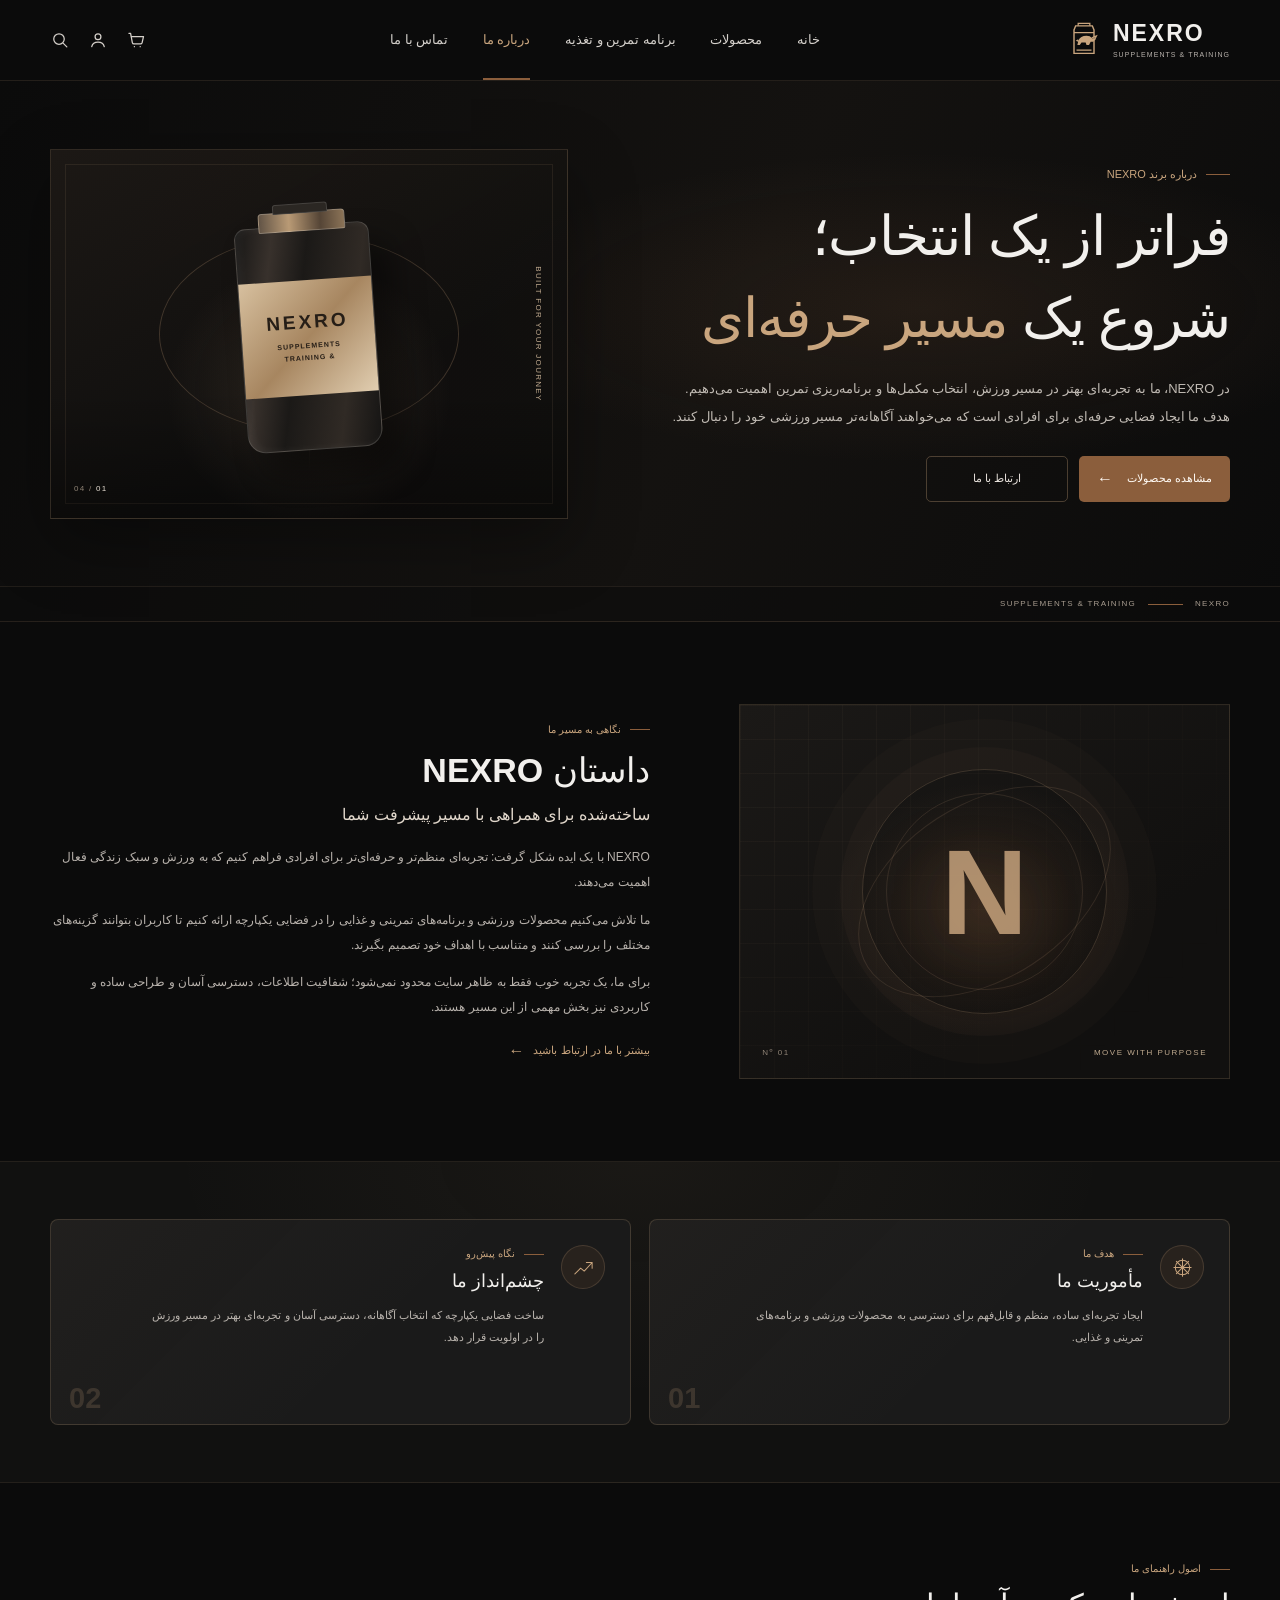
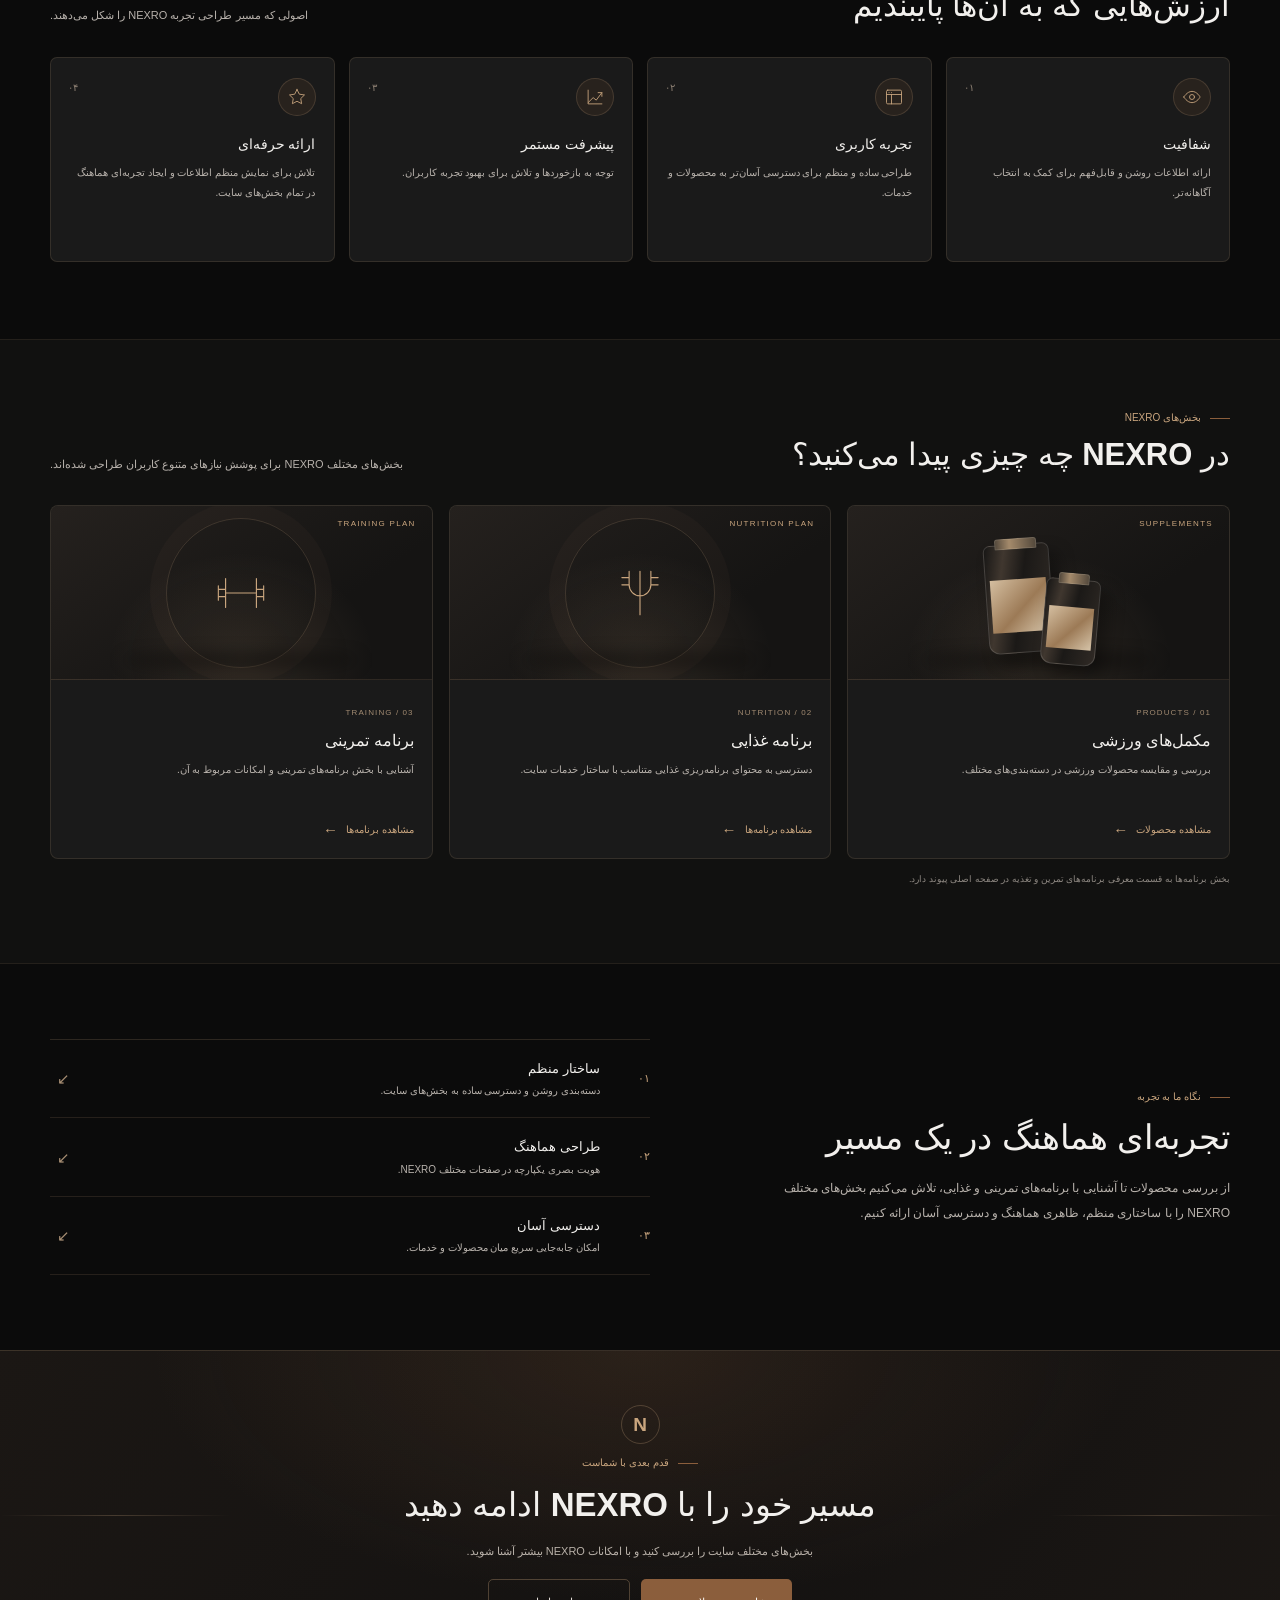
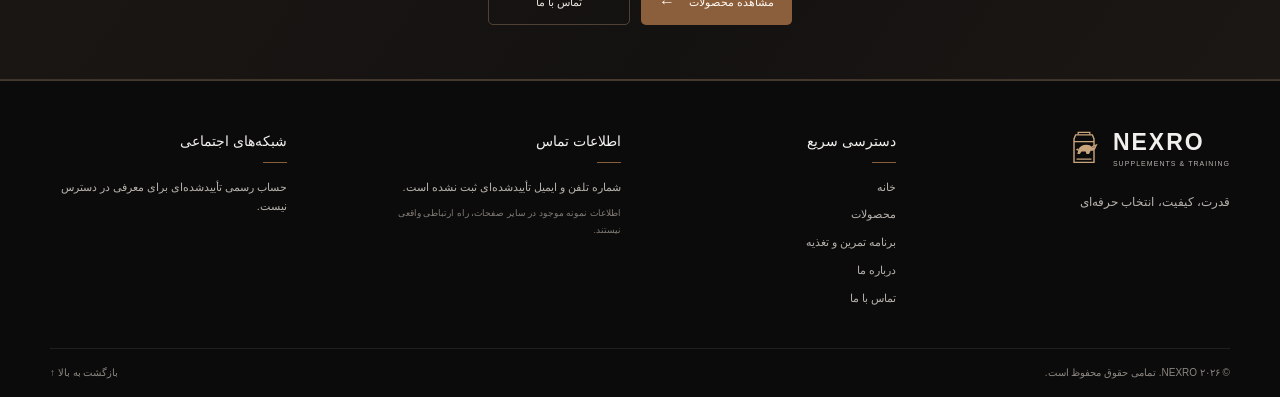
<file: about.html>
<!DOCTYPE html>
<html lang="fa" dir="rtl">
<head>
  <meta charset="UTF-8">
  <meta name="viewport" content="width=device-width, initial-scale=1">
  <meta name="theme-color" content="#0B0B0B">
  <meta name="description" content="با داستان، مأموریت و ارزش‌های NEXRO آشنا شوید؛ تجربه‌ای یکپارچه برای انتخاب محصولات ورزشی و برنامه‌های تمرینی و غذایی.">
  <title>NEXRO | درباره ما</title>
  <link rel="stylesheet" href="css/style.css">
  <link rel="stylesheet" href="css/about.css">
</head>
<body id="top" class="about-page">
  <header class="site-header">
    <div class="header-inner container">
      <input class="menu-toggle" type="checkbox" id="menu-toggle" aria-label="باز کردن فهرست">
      <label class="menu-button" for="menu-toggle" aria-label="نمایش فهرست">
        <span></span>
        <span></span>
        <span></span>
      </label>

      <a class="brand" href="index.html" aria-label="صفحه اصلی نکسرو">
        <svg class="brand-mark" viewBox="0 0 48 48" role="img" aria-label="نماد نکسرو">
          <path d="M14 7h20l2 5v28H12V12l2-5Z" fill="none" stroke="currentColor" stroke-width="1.7"/>
          <path d="M17 7V4h14v3M12 15h24M15 36h18" fill="none" stroke="currentColor" stroke-width="1.5"/>
          <path d="M17 25c2-4 5-6 10-6 3 0 5 1 7 3l4 1-3 3h-3l-2 4h-3l-1-3h-5l-2 3h-3l1-4-3-1 3-2Z" fill="currentColor"/>
          <path d="m34 21 5-2-2 4" fill="none" stroke="currentColor" stroke-width="1.4" stroke-linecap="round"/>
        </svg>
        <span class="brand-copy">
          <span class="brand-name">NEXRO</span>
          <span class="brand-slogan">SUPPLEMENTS &amp; TRAINING</span>
        </span>
      </a>

      <nav class="main-nav" aria-label="فهرست اصلی">
        <a class="nav-link" href="index.html">خانه</a>
        <a class="nav-link" href="products.html">محصولات</a>
        <a class="nav-link" href="index.html#plans">برنامه تمرین و تغذیه</a>
        <a class="nav-link active" href="about.html" aria-current="page">درباره ما</a>
        <a class="nav-link" href="contact.html">تماس با ما</a>
      </nav>

      <div class="header-actions" aria-label="میانبرها">
        <a class="icon-link" href="products.html" aria-label="جست‌وجو">
          <svg viewBox="0 0 24 24" aria-hidden="true"><circle cx="10.8" cy="10.8" r="6.3"/><path d="m16 16 4.2 4.2"/></svg>
        </a>
        <a class="icon-link" href="account.html" aria-label="حساب کاربری">
          <svg viewBox="0 0 24 24" aria-hidden="true"><circle cx="12" cy="8" r="3.5"/><path d="M4.5 20c.8-3.7 3.3-5.5 7.5-5.5s6.7 1.8 7.5 5.5"/></svg>
        </a>
        <a class="icon-link cart-link" href="cart.html" aria-label="سبد خرید">
          <svg viewBox="0 0 24 24" aria-hidden="true"><path d="M3.5 4h2l2.1 11.1a2 2 0 0 0 2 1.6h7.8a2 2 0 0 0 1.9-1.4L21 8H6.1M10 20h.1M17 20h.1"/></svg>
        </a>
      </div>
    </div>
  </header>

  <main>
    <section class="about-hero" aria-labelledby="about-title">
      <div class="container about-hero-layout">
        <div class="about-hero-copy">
          <p class="about-eyebrow"><span></span> درباره برند NEXRO</p>
          <h1 id="about-title">فراتر از یک انتخاب؛<br>شروع یک <span>مسیر حرفه‌ای</span></h1>
          <p class="about-hero-description">در NEXRO، ما به تجربه‌ای بهتر در مسیر ورزش، انتخاب مکمل‌ها و برنامه‌ریزی تمرین اهمیت می‌دهیم. هدف ما ایجاد فضایی حرفه‌ای برای افرادی است که می‌خواهند آگاهانه‌تر مسیر ورزشی خود را دنبال کنند.</p>
          <div class="about-hero-actions">
            <a class="about-button about-button-primary" href="products.html">مشاهده محصولات <span aria-hidden="true">←</span></a>
            <a class="about-button about-button-secondary" href="contact.html">ارتباط با ما</a>
          </div>
        </div>
        <div class="about-hero-art" role="img" aria-label="ترکیب گرافیکی الهام‌گرفته از تمرین و مکمل‌های ورزشی">
          <span class="hero-art-orbit hero-art-orbit-one"></span>
          <span class="hero-art-orbit hero-art-orbit-two"></span>
          <span class="hero-art-line"></span>
          <span class="hero-art-bottle">
            <span class="art-bottle-cap"></span>
            <span class="art-bottle-label"><b>NEXRO</b><i>SUPPLEMENTS<br>&amp; TRAINING</i></span>
          </span>
          <span class="hero-art-side-label">BUILT FOR YOUR JOURNEY</span>
          <span class="hero-art-index">01 <i>/ 04</i></span>
        </div>
      </div>
      <div class="about-hero-bottom" aria-hidden="true">
        <span>NEXRO</span>
        <span class="hero-bottom-rule"></span>
        <span>SUPPLEMENTS &amp; TRAINING</span>
      </div>
    </section>

    <section class="about-story section-pad" aria-labelledby="story-title">
      <div class="container story-layout">
        <div class="story-visual" role="img" aria-label="نمای گرافیکی از هویت و مسیر ورزشی NEXRO">
          <span class="story-visual-grid"></span>
          <span class="story-visual-ring"></span>
          <span class="story-visual-word">N</span>
          <span class="story-visual-caption">MOVE WITH PURPOSE</span>
          <span class="story-visual-index">Nº 01</span>
        </div>
        <div class="story-copy">
          <p class="about-section-kicker">نگاهی به مسیر ما</p>
          <h2 id="story-title">داستان NEXRO</h2>
          <h3>ساخته‌شده برای همراهی با مسیر پیشرفت شما</h3>
          <p>NEXRO با یک ایده شکل گرفت: تجربه‌ای منظم‌تر و حرفه‌ای‌تر برای افرادی فراهم کنیم که به ورزش و سبک زندگی فعال اهمیت می‌دهند.</p>
          <p>ما تلاش می‌کنیم محصولات ورزشی و برنامه‌های تمرینی و غذایی را در فضایی یکپارچه ارائه کنیم تا کاربران بتوانند گزینه‌های مختلف را بررسی کنند و متناسب با اهداف خود تصمیم بگیرند.</p>
          <p>برای ما، یک تجربه خوب فقط به ظاهر سایت محدود نمی‌شود؛ شفافیت اطلاعات، دسترسی آسان و طراحی ساده و کاربردی نیز بخش مهمی از این مسیر هستند.</p>
          <a class="story-link" href="contact.html">بیشتر با ما در ارتباط باشید <span aria-hidden="true">←</span></a>
        </div>
      </div>
    </section>

    <section class="mission-section" aria-label="مأموریت و چشم‌انداز">
      <div class="container mission-grid">
        <article class="mission-card">
          <span class="mission-icon" aria-hidden="true">
            <svg viewBox="0 0 32 32"><path d="M16 4v24M4 16h24M7.5 7.5l17 17m0-17-17 17"/><circle cx="16" cy="16" r="10"/></svg>
          </span>
          <div>
            <p class="about-section-kicker">هدف ما</p>
            <h2>مأموریت ما</h2>
            <p>ایجاد تجربه‌ای ساده، منظم و قابل‌فهم برای دسترسی به محصولات ورزشی و برنامه‌های تمرینی و غذایی.</p>
          </div>
          <span class="mission-card-index" aria-hidden="true">01</span>
        </article>
        <article class="mission-card">
          <span class="mission-icon" aria-hidden="true">
            <svg viewBox="0 0 32 32"><path d="M4 25 12 17l5 4 11-12M20 9h8v8"/></svg>
          </span>
          <div>
            <p class="about-section-kicker">نگاه پیش‌رو</p>
            <h2>چشم‌انداز ما</h2>
            <p>ساخت فضایی یکپارچه که انتخاب آگاهانه، دسترسی آسان و تجربه‌ای بهتر در مسیر ورزش را در اولویت قرار دهد.</p>
          </div>
          <span class="mission-card-index" aria-hidden="true">02</span>
        </article>
      </div>
    </section>

    <section class="values-section section-pad" aria-labelledby="values-title">
      <div class="container">
        <div class="about-heading">
          <div>
            <p class="about-section-kicker">اصول راهنمای ما</p>
            <h2 id="values-title">ارزش‌هایی که به آن‌ها پایبندیم</h2>
          </div>
          <p>اصولی که مسیر طراحی تجربه NEXRO را شکل می‌دهند.</p>
        </div>
        <div class="values-grid">
          <article class="value-card">
            <span class="value-icon" aria-hidden="true">
              <svg viewBox="0 0 32 32"><path d="M3 16s5-9 13-9 13 9 13 9-5 9-13 9S3 16 3 16Z"/><circle cx="16" cy="16" r="4"/></svg>
            </span>
            <span class="value-number">۰۱</span>
            <h3>شفافیت</h3>
            <p>ارائه اطلاعات روشن و قابل‌فهم برای کمک به انتخاب آگاهانه‌تر.</p>
          </article>
          <article class="value-card">
            <span class="value-icon" aria-hidden="true">
              <svg viewBox="0 0 32 32"><rect x="4" y="5" width="24" height="22" rx="2"/><path d="M4 12h24M12 12v15M8 9h.1m4 0h.1"/></svg>
            </span>
            <span class="value-number">۰۲</span>
            <h3>تجربه کاربری</h3>
            <p>طراحی ساده و منظم برای دسترسی آسان‌تر به محصولات و خدمات.</p>
          </article>
          <article class="value-card">
            <span class="value-icon" aria-hidden="true">
              <svg viewBox="0 0 32 32"><path d="M5 25 13 17l5 4 9-12M21 9h6v6"/><path d="M5 5v22h22"/></svg>
            </span>
            <span class="value-number">۰۳</span>
            <h3>پیشرفت مستمر</h3>
            <p>توجه به بازخوردها و تلاش برای بهبود تجربه کاربران.</p>
          </article>
          <article class="value-card">
            <span class="value-icon" aria-hidden="true">
              <svg viewBox="0 0 32 32"><path d="m16 4 3.7 7.5 8.3 1.2-6 5.8 1.4 8.2-7.4-3.9-7.4 3.9 1.4-8.2-6-5.8 8.3-1.2L16 4Z"/></svg>
            </span>
            <span class="value-number">۰۴</span>
            <h3>ارائه حرفه‌ای</h3>
            <p>تلاش برای نمایش منظم اطلاعات و ایجاد تجربه‌ای هماهنگ در تمام بخش‌های سایت.</p>
          </article>
        </div>
      </div>
    </section>

    <section class="offer-section" aria-labelledby="offer-title">
      <div class="container">
        <div class="about-heading offer-heading">
          <div>
            <p class="about-section-kicker">بخش‌های NEXRO</p>
            <h2 id="offer-title">در NEXRO چه چیزی پیدا می‌کنید؟</h2>
          </div>
          <p>بخش‌های مختلف NEXRO برای پوشش نیازهای متنوع کاربران طراحی شده‌اند.</p>
        </div>
        <div class="offer-grid">
          <article class="offer-card offer-products">
            <div class="offer-visual" aria-hidden="true">
              <span class="offer-bottle offer-bottle-large"><i></i></span>
              <span class="offer-bottle offer-bottle-small"><i></i></span>
              <span class="offer-visual-label">SUPPLEMENTS</span>
            </div>
            <div class="offer-copy">
              <span class="offer-index">01 / PRODUCTS</span>
              <h3>مکمل‌های ورزشی</h3>
              <p>بررسی و مقایسه محصولات ورزشی در دسته‌بندی‌های مختلف.</p>
              <a href="products.html">مشاهده محصولات <span aria-hidden="true">←</span></a>
            </div>
          </article>
          <article class="offer-card offer-nutrition">
            <div class="offer-visual" aria-hidden="true">
              <span class="offer-visual-circle"></span>
              <svg class="offer-large-icon" viewBox="0 0 64 64"><path d="M32 8v48M20 8v15a12 12 0 0 0 24 0V8M32 35v21M12 15h8m24 0h8M12 23h8m24 0h8"/></svg>
              <span class="offer-visual-label">NUTRITION PLAN</span>
            </div>
            <div class="offer-copy">
              <span class="offer-index">02 / NUTRITION</span>
              <h3>برنامه غذایی</h3>
              <p>دسترسی به محتوای برنامه‌ریزی غذایی متناسب با ساختار خدمات سایت.</p>
              <a href="index.html#plans">مشاهده برنامه‌ها <span aria-hidden="true">←</span></a>
            </div>
          </article>
          <article class="offer-card offer-training">
            <div class="offer-visual" aria-hidden="true">
              <span class="offer-visual-circle"></span>
              <svg class="offer-large-icon" viewBox="0 0 64 64"><path d="M7 24v16m8-24v32m34-32v32m8-24v16M15 32h34M7 28h8m34 0h8M7 36h8m34 0h8"/></svg>
              <span class="offer-visual-label">TRAINING PLAN</span>
            </div>
            <div class="offer-copy">
              <span class="offer-index">03 / TRAINING</span>
              <h3>برنامه تمرینی</h3>
              <p>آشنایی با بخش برنامه‌های تمرینی و امکانات مربوط به آن.</p>
              <a href="index.html#plans">مشاهده برنامه‌ها <span aria-hidden="true">←</span></a>
            </div>
          </article>
        </div>
        <p class="offer-note">بخش برنامه‌ها به قسمت معرفی برنامه‌های تمرین و تغذیه در صفحه اصلی پیوند دارد.</p>
      </div>
    </section>

    <section class="experience-section section-pad" aria-labelledby="experience-title">
      <div class="container experience-layout">
        <div class="experience-heading">
          <p class="about-section-kicker">نگاه ما به تجربه</p>
          <h2 id="experience-title">تجربه‌ای هماهنگ در یک مسیر</h2>
          <p>از بررسی محصولات تا آشنایی با برنامه‌های تمرینی و غذایی، تلاش می‌کنیم بخش‌های مختلف NEXRO را با ساختاری منظم، ظاهری هماهنگ و دسترسی آسان ارائه کنیم.</p>
        </div>
        <div class="experience-highlights">
          <article class="experience-item">
            <span class="experience-index">۰۱</span>
            <div><h3>ساختار منظم</h3><p>دسته‌بندی روشن و دسترسی ساده به بخش‌های سایت.</p></div>
            <span class="experience-arrow" aria-hidden="true">↙</span>
          </article>
          <article class="experience-item">
            <span class="experience-index">۰۲</span>
            <div><h3>طراحی هماهنگ</h3><p>هویت بصری یکپارچه در صفحات مختلف NEXRO.</p></div>
            <span class="experience-arrow" aria-hidden="true">↙</span>
          </article>
          <article class="experience-item">
            <span class="experience-index">۰۳</span>
            <div><h3>دسترسی آسان</h3><p>امکان جابه‌جایی سریع میان محصولات و خدمات.</p></div>
            <span class="experience-arrow" aria-hidden="true">↙</span>
          </article>
        </div>
      </div>
    </section>

    <section class="about-cta" aria-labelledby="about-cta-title">
      <div class="container about-cta-inner">
        <span class="cta-decor" aria-hidden="true">N</span>
        <p class="about-section-kicker">قدم بعدی با شماست</p>
        <h2 id="about-cta-title">مسیر خود را با NEXRO ادامه دهید</h2>
        <p>بخش‌های مختلف سایت را بررسی کنید و با امکانات NEXRO بیشتر آشنا شوید.</p>
        <div class="about-cta-actions">
          <a class="about-button about-button-primary" href="products.html">مشاهده محصولات <span aria-hidden="true">←</span></a>
          <a class="about-button about-button-secondary" href="contact.html">تماس با ما</a>
        </div>
      </div>
    </section>
  </main>

  <footer class="site-footer">
    <div class="container">
      <div class="footer-grid">
        <div class="footer-brand">
          <a class="brand" href="index.html" aria-label="صفحه اصلی نکسرو">
            <svg class="brand-mark" viewBox="0 0 48 48" aria-hidden="true">
              <path d="M14 7h20l2 5v28H12V12l2-5Z" fill="none" stroke="currentColor" stroke-width="1.7"/>
              <path d="M17 7V4h14v3M12 15h24M15 36h18" fill="none" stroke="currentColor" stroke-width="1.5"/>
              <path d="M17 25c2-4 5-6 10-6 3 0 5 1 7 3l4 1-3 3h-3l-2 4h-3l-1-3h-5l-2 3h-3l1-4-3-1 3-2Z" fill="currentColor"/>
              <path d="m34 21 5-2-2 4" fill="none" stroke="currentColor" stroke-width="1.4" stroke-linecap="round"/>
            </svg>
            <span class="brand-copy"><span class="brand-name">NEXRO</span><span class="brand-slogan">SUPPLEMENTS &amp; TRAINING</span></span>
          </a>
          <p>قدرت، کیفیت، انتخاب حرفه‌ای</p>
        </div>
        <div class="footer-column">
          <h2>دسترسی سریع</h2>
          <a href="index.html">خانه</a>
          <a href="products.html">محصولات</a>
          <a href="index.html#plans">برنامه تمرین و تغذیه</a>
          <a href="about.html" aria-current="page">درباره ما</a>
          <a href="contact.html">تماس با ما</a>
        </div>
        <div class="footer-column footer-contact">
          <h2>اطلاعات تماس</h2>
          <p>شماره تلفن و ایمیل تأییدشده‌ای ثبت نشده است.</p>
          <small>اطلاعات نمونه موجود در سایر صفحات، راه ارتباطی واقعی نیستند.</small>
        </div>
        <div class="footer-column footer-social">
          <h2>شبکه‌های اجتماعی</h2>
          <p>حساب رسمی تأییدشده‌ای برای معرفی در دسترس نیست.</p>
        </div>
      </div>
      <div class="footer-bottom"><p>© ۲۰۲۶ NEXRO. تمامی حقوق محفوظ است.</p><a href="#top" aria-label="بازگشت به بالای صفحه">بازگشت به بالا ↑</a></div>
    </div>
  </footer>
</body>
</html>
</file>
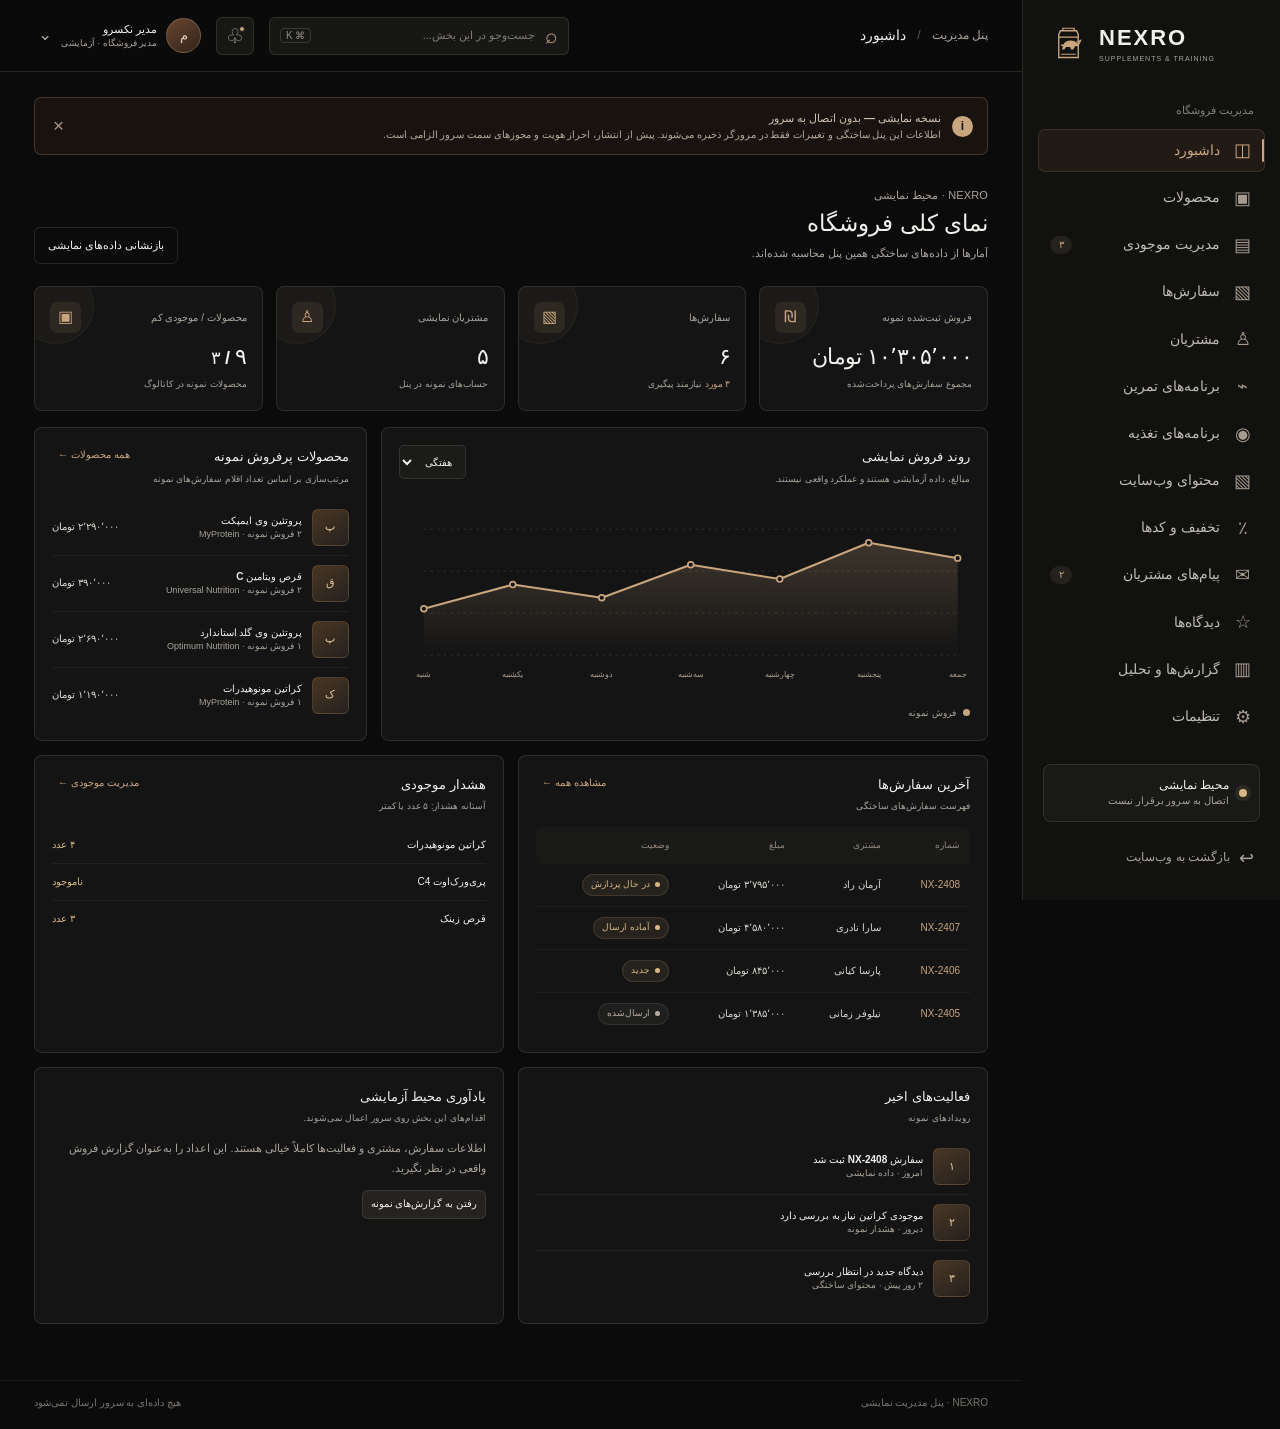
<file: admin.html>
<!DOCTYPE html>
<html lang="fa" dir="rtl">
<head>
  <meta charset="UTF-8">
  <meta name="viewport" content="width=device-width, initial-scale=1">
  <meta name="theme-color" content="#0B0B0B">
  <meta name="description" content="پنل نمایشی مدیریت نکسرو؛ محیط آزمایشی فرانت‌اند و بدون اتصال به سرور.">
  <title>مدیریت NEXRO | محیط نمایشی</title>
  <link rel="stylesheet" href="css/admin.css">
  <script src="js/admin.js" defer></script>
</head>
<body class="admin-body">
  <div class="admin-shell">
    <div class="sidebar-scrim" data-close-sidebar></div>
    <aside class="sidebar" id="admin-sidebar" aria-label="منوی مدیریت">
      <a class="admin-brand" href="index.html" aria-label="بازگشت به وب‌سایت نکسرو">
        <svg class="brand-mark" viewBox="0 0 48 48" aria-hidden="true">
          <path d="M14 7h20l2 5v28H12V12l2-5Z" fill="none" stroke="currentColor" stroke-width="1.7"/>
          <path d="M17 7V4h14v3M12 15h24M15 36h18" fill="none" stroke="currentColor" stroke-width="1.5"/>
          <path d="M17 25c2-4 5-6 10-6 3 0 5 1 7 3l4 1-3 3h-3l-2 4h-3l-1-3h-5l-2 3h-3l1-4-3-1 3-2Z" fill="currentColor"/>
          <path d="m34 21 5-2-2 4" fill="none" stroke="currentColor" stroke-width="1.4" stroke-linecap="round"/>
        </svg>
        <span class="brand-copy"><strong>NEXRO</strong><small>SUPPLEMENTS &amp; TRAINING</small></span>
      </a>

      <div class="sidebar-label">مدیریت فروشگاه</div>
      <nav class="sidebar-nav" aria-label="بخش‌های پنل">
        <button class="nav-item active" type="button" data-view="dashboard"><span class="nav-icon">◫</span><span>داشبورد</span></button>
        <button class="nav-item" type="button" data-view="products"><span class="nav-icon">▣</span><span>محصولات</span></button>
        <button class="nav-item" type="button" data-view="inventory"><span class="nav-icon">▤</span><span>مدیریت موجودی</span><span class="nav-count" id="low-stock-count">۰</span></button>
        <button class="nav-item" type="button" data-view="orders"><span class="nav-icon">▧</span><span>سفارش‌ها</span></button>
        <button class="nav-item" type="button" data-view="customers"><span class="nav-icon">♙</span><span>مشتریان</span></button>
        <button class="nav-item" type="button" data-view="workouts"><span class="nav-icon">⌁</span><span>برنامه‌های تمرین</span></button>
        <button class="nav-item" type="button" data-view="nutrition"><span class="nav-icon">◉</span><span>برنامه‌های تغذیه</span></button>
        <button class="nav-item" type="button" data-view="content"><span class="nav-icon">▧</span><span>محتوای وب‌سایت</span></button>
        <button class="nav-item" type="button" data-view="coupons"><span class="nav-icon">٪</span><span>تخفیف و کدها</span></button>
        <button class="nav-item" type="button" data-view="messages"><span class="nav-icon">✉</span><span>پیام‌های مشتریان</span><span class="nav-count" id="unread-count">۰</span></button>
        <button class="nav-item" type="button" data-view="reviews"><span class="nav-icon">☆</span><span>دیدگاه‌ها</span></button>
        <button class="nav-item" type="button" data-view="reports"><span class="nav-icon">▥</span><span>گزارش‌ها و تحلیل</span></button>
        <button class="nav-item" type="button" data-view="settings"><span class="nav-icon">⚙</span><span>تنظیمات</span></button>
      </nav>

      <div class="sidebar-bottom">
        <div class="sidebar-demo"><span class="status-dot"></span><span><strong>محیط نمایشی</strong><small>اتصال به سرور برقرار نیست</small></span></div>
        <a class="return-link" href="index.html"><span aria-hidden="true">↩</span> بازگشت به وب‌سایت</a>
      </div>
    </aside>

    <div class="main-column">
      <header class="topbar">
        <button class="icon-button mobile-menu-button" type="button" aria-label="باز کردن منو" aria-expanded="false" data-open-sidebar><span>☰</span></button>
        <div class="breadcrumb"><span>پنل مدیریت</span><span class="breadcrumb-separator">/</span><strong id="current-section">داشبورد</strong></div>
        <div class="topbar-actions">
          <label class="global-search"><span aria-hidden="true">⌕</span><input id="global-search" type="search" placeholder="جست‌وجو در این بخش..." aria-label="جست‌وجو در بخش جاری"><kbd>⌘ K</kbd></label>
          <div class="popover-wrap">
            <button class="icon-button notification-button" type="button" aria-label="اعلان‌ها" aria-expanded="false" data-popover="notifications"><span>♧</span><i></i></button>
            <div class="popover notification-popover" data-panel="notifications" hidden>
              <div class="popover-heading"><strong>اعلان‌های نمایشی</strong><span>نمونه</span></div>
              <p><b>موجودی کم</b><small>کراتین مونوهیدرات به حد هشدار رسیده است.</small></p>
              <p><b>سفارش جدید</b><small>سفارش NX-2408 برای بررسی آماده است.</small></p>
              <button class="text-button" type="button" data-go="orders">مشاهده سفارش‌ها</button>
            </div>
          </div>
          <div class="popover-wrap">
            <button class="profile-button" type="button" aria-expanded="false" data-popover="profile"><span class="avatar">م</span><span class="profile-copy"><strong>مدیر نکسرو</strong><small>مدیر فروشگاه · آزمایشی</small></span><span class="chevron">⌄</span></button>
            <div class="popover profile-popover" data-panel="profile" hidden>
              <strong>حساب مدیر نمایشی</strong>
              <small>این پروفایل احراز هویت واقعی ندارد.</small>
              <button class="text-button" type="button" data-go="settings">تنظیمات پروفایل</button>
            </div>
          </div>
        </div>
      </header>

      <main class="main-content">
        <div class="demo-banner" role="note">
          <span class="demo-banner-icon" aria-hidden="true">i</span>
          <p><strong>نسخه نمایشی — بدون اتصال به سرور</strong><span>اطلاعات این پنل ساختگی و تغییرات فقط در مرورگر ذخیره می‌شوند. پیش از انتشار، احراز هویت و مجوزهای سمت سرور الزامی است.</span></p>
          <button type="button" class="banner-close" aria-label="بستن اعلان" data-dismiss-banner>×</button>
        </div>
        <section id="view-root" aria-live="polite"></section>
      </main>
      <footer class="admin-footer"><span>NEXRO · پنل مدیریت نمایشی</span><span>هیچ داده‌ای به سرور ارسال نمی‌شود</span></footer>
    </div>
  </div>

  <div id="modal-root"></div>
  <div class="toast-region" id="toast-region" aria-live="polite" aria-atomic="true"></div>
</body>
</html>
</file>
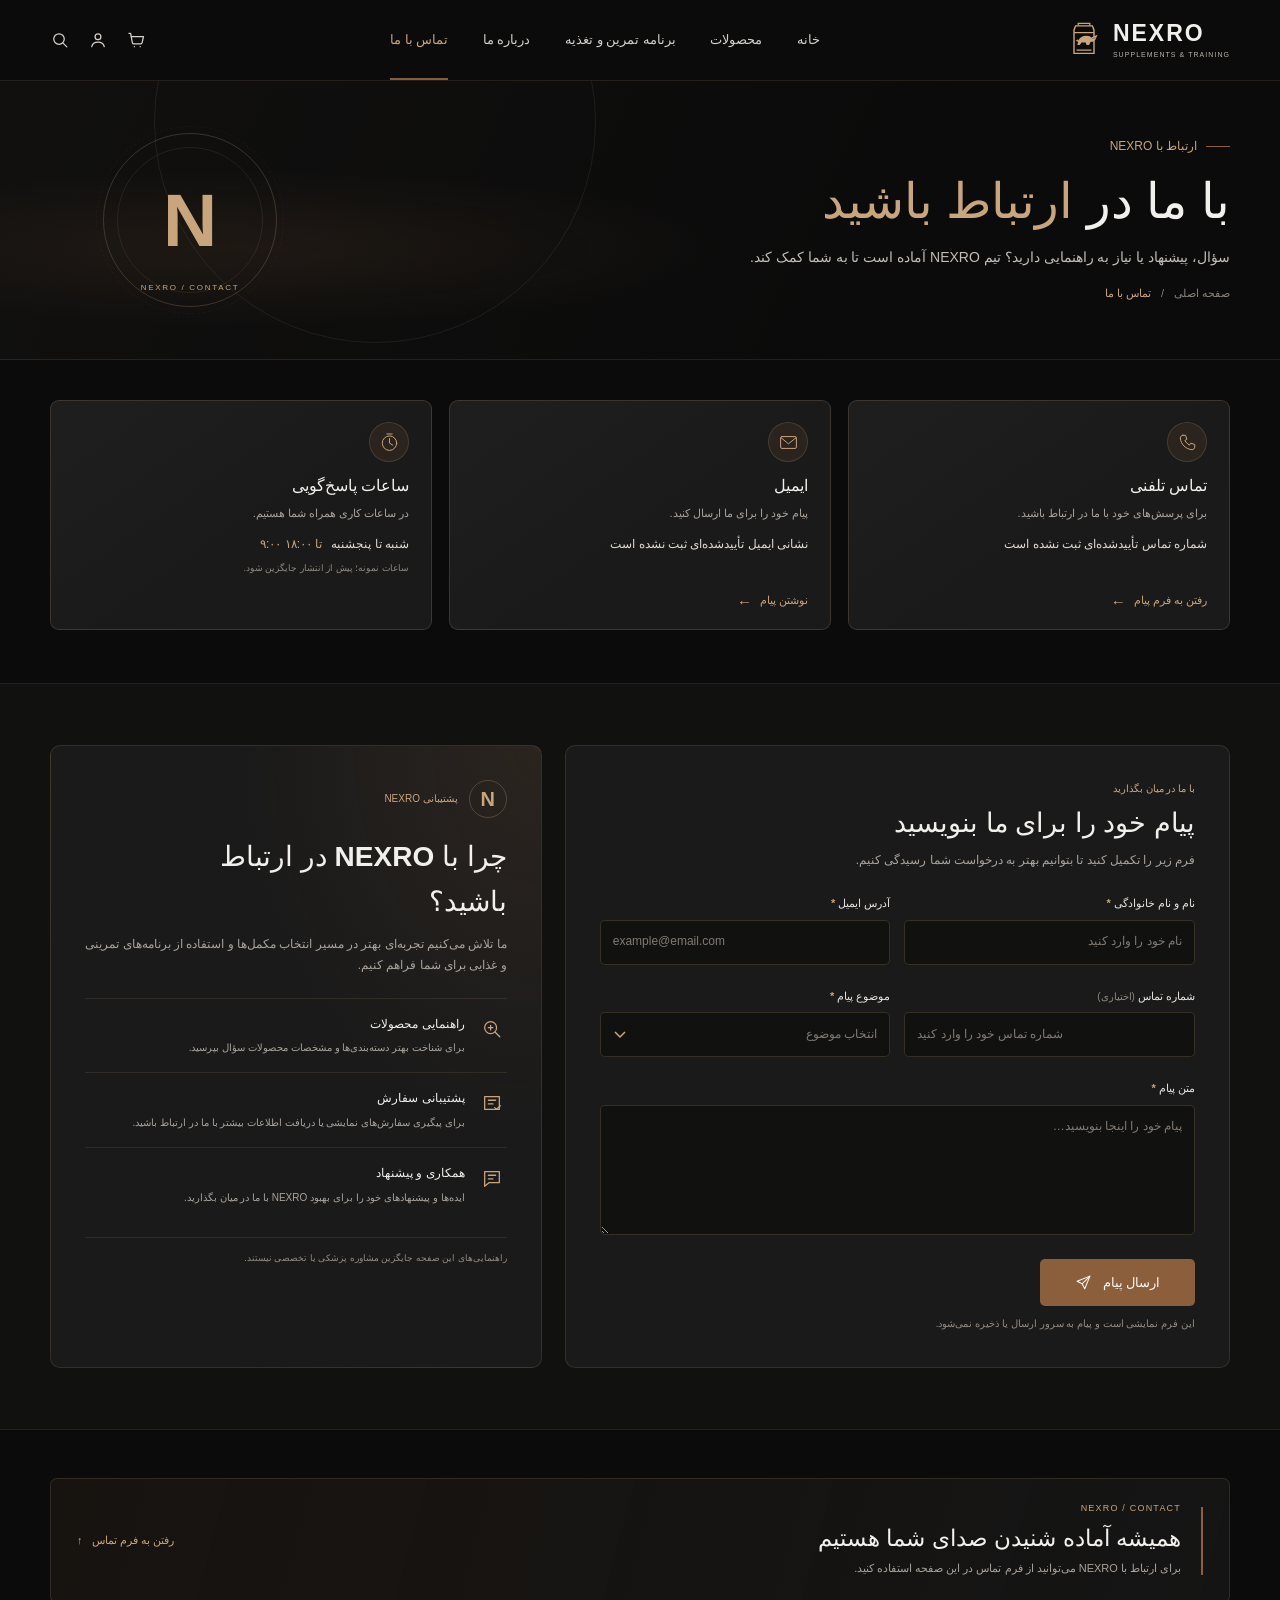
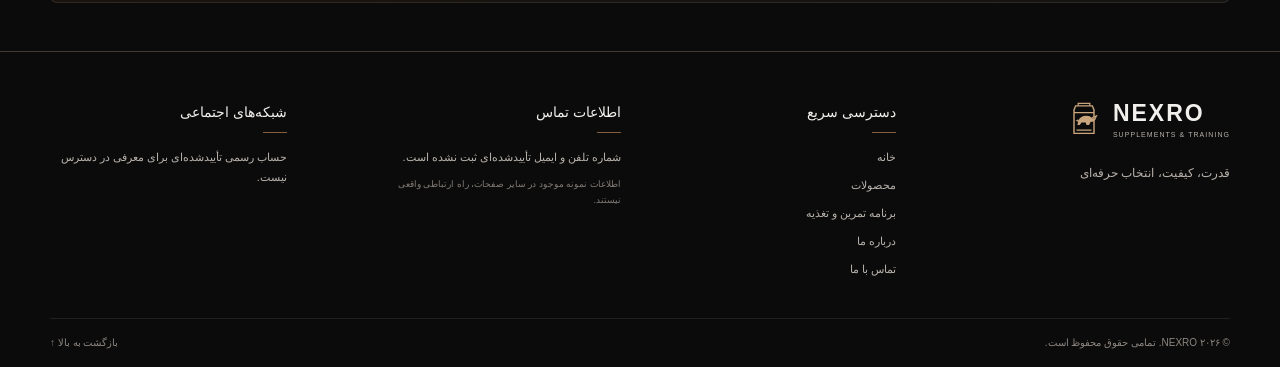
<file: contact.html>
<!DOCTYPE html>
<html lang="fa" dir="rtl">
<head>
  <meta charset="UTF-8">
  <meta name="viewport" content="width=device-width, initial-scale=1">
  <meta name="theme-color" content="#0B0B0B">
  <meta name="description" content="برای پرسش، پیشنهاد یا راهنمایی درباره محصولات و برنامه‌های NEXRO با ما در ارتباط باشید.">
  <title>NEXRO | تماس با ما</title>
  <link rel="stylesheet" href="css/style.css">
  <link rel="stylesheet" href="css/contact.css">
  <script src="js/contact.js" defer></script>
</head>
<body id="top" class="contact-page">
  <header class="site-header">
    <div class="header-inner container">
      <input class="menu-toggle" type="checkbox" id="menu-toggle" aria-label="باز کردن فهرست">
      <label class="menu-button" for="menu-toggle" aria-label="نمایش فهرست">
        <span></span>
        <span></span>
        <span></span>
      </label>

      <a class="brand" href="index.html" aria-label="صفحه اصلی نکسرو">
        <svg class="brand-mark" viewBox="0 0 48 48" role="img" aria-label="نماد نکسرو">
          <path d="M14 7h20l2 5v28H12V12l2-5Z" fill="none" stroke="currentColor" stroke-width="1.7"/>
          <path d="M17 7V4h14v3M12 15h24M15 36h18" fill="none" stroke="currentColor" stroke-width="1.5"/>
          <path d="M17 25c2-4 5-6 10-6 3 0 5 1 7 3l4 1-3 3h-3l-2 4h-3l-1-3h-5l-2 3h-3l1-4-3-1 3-2Z" fill="currentColor"/>
          <path d="m34 21 5-2-2 4" fill="none" stroke="currentColor" stroke-width="1.4" stroke-linecap="round"/>
        </svg>
        <span class="brand-copy">
          <span class="brand-name">NEXRO</span>
          <span class="brand-slogan">SUPPLEMENTS &amp; TRAINING</span>
        </span>
      </a>

      <nav class="main-nav" aria-label="فهرست اصلی">
        <a class="nav-link" href="index.html">خانه</a>
        <a class="nav-link" href="products.html">محصولات</a>
        <a class="nav-link" href="index.html#plans">برنامه تمرین و تغذیه</a>
        <a class="nav-link" href="about.html">درباره ما</a>
        <a class="nav-link active" href="contact.html" aria-current="page">تماس با ما</a>
      </nav>

      <div class="header-actions" aria-label="میانبرها">
        <a class="icon-link" href="products.html" aria-label="جست‌وجو">
          <svg viewBox="0 0 24 24" aria-hidden="true"><circle cx="10.8" cy="10.8" r="6.3"/><path d="m16 16 4.2 4.2"/></svg>
        </a>
        <a class="icon-link" href="account.html" aria-label="حساب کاربری">
          <svg viewBox="0 0 24 24" aria-hidden="true"><circle cx="12" cy="8" r="3.5"/><path d="M4.5 20c.8-3.7 3.3-5.5 7.5-5.5s6.7 1.8 7.5 5.5"/></svg>
        </a>
        <a class="icon-link cart-link" href="cart.html" aria-label="سبد خرید">
          <svg viewBox="0 0 24 24" aria-hidden="true"><path d="M3.5 4h2l2.1 11.1a2 2 0 0 0 2 1.6h7.8a2 2 0 0 0 1.9-1.4L21 8H6.1M10 20h.1M17 20h.1"/></svg>
        </a>
      </div>
    </div>
  </header>

  <main>
    <section class="contact-hero" aria-labelledby="contact-title">
      <div class="container contact-hero-inner">
        <div class="contact-hero-copy">
          <p class="contact-eyebrow"><span></span> ارتباط با NEXRO</p>
          <h1 id="contact-title">با ما در <span>ارتباط باشید</span></h1>
          <p>سؤال، پیشنهاد یا نیاز به راهنمایی دارید؟ تیم NEXRO آماده است تا به شما کمک کند.</p>
          <nav class="contact-breadcrumb" aria-label="مسیر صفحه">
            <a href="index.html">صفحه اصلی</a>
            <span aria-hidden="true">/</span>
            <span aria-current="page">تماس با ما</span>
          </nav>
        </div>
        <div class="hero-emblem" aria-hidden="true">
          <span class="hero-emblem-ring"></span>
          <span class="hero-emblem-mark">N</span>
          <span class="hero-emblem-caption">NEXRO / CONTACT</span>
        </div>
      </div>
    </section>

    <section class="contact-methods section-pad" aria-label="راه‌های ارتباطی">
      <div class="container contact-method-grid">
        <article class="contact-method-card">
          <span class="contact-method-icon" aria-hidden="true">
            <svg viewBox="0 0 32 32"><path d="M9 5h4l2 6-3 2a19 19 0 0 0 7 7l2-3 6 2v4c0 2-2 4-4 4C13 26 6 19 5 9c0-2 2-4 4-4Z"/></svg>
          </span>
          <h2>تماس تلفنی</h2>
          <p>برای پرسش‌های خود با ما در ارتباط باشید.</p>
          <strong class="contact-placeholder">شماره تماس تأییدشده‌ای ثبت نشده است</strong>
          <a class="contact-method-link" href="#contact-form">رفتن به فرم پیام <span aria-hidden="true">←</span></a>
        </article>

        <article class="contact-method-card">
          <span class="contact-method-icon" aria-hidden="true">
            <svg viewBox="0 0 32 32"><rect x="4" y="7" width="24" height="18" rx="2"/><path d="m5 9 11 9 11-9"/></svg>
          </span>
          <h2>ایمیل</h2>
          <p>پیام خود را برای ما ارسال کنید.</p>
          <strong class="contact-placeholder">نشانی ایمیل تأییدشده‌ای ثبت نشده است</strong>
          <a class="contact-method-link" href="#contact-form">نوشتن پیام <span aria-hidden="true">←</span></a>
        </article>

        <article class="contact-method-card">
          <span class="contact-method-icon" aria-hidden="true">
            <svg viewBox="0 0 32 32"><circle cx="16" cy="17" r="11"/><path d="M16 10v7l5 3M12 3h8"/></svg>
          </span>
          <h2>ساعات پاسخ‌گویی</h2>
          <p>در ساعات کاری همراه شما هستیم.</p>
          <strong class="contact-hours">شنبه تا پنجشنبه <span>۹:۰۰ تا ۱۸:۰۰</span></strong>
          <small class="sample-note">ساعات نمونه؛ پیش از انتشار جایگزین شود.</small>
        </article>
      </div>
    </section>

    <section class="contact-main-section" aria-labelledby="form-title">
      <div class="container contact-main-grid">
        <section class="contact-form-panel" id="contact-form">
          <div class="contact-section-heading">
            <p class="contact-section-kicker">با ما در میان بگذارید</p>
            <h2 id="form-title">پیام خود را برای ما بنویسید</h2>
            <p>فرم زیر را تکمیل کنید تا بتوانیم بهتر به درخواست شما رسیدگی کنیم.</p>
          </div>

          <form class="contact-form" id="contact-message-form" novalidate>
            <div class="form-fields">
              <div class="form-field">
                <label for="contact-name">نام و نام خانوادگی <span aria-hidden="true">*</span></label>
                <input id="contact-name" name="name" type="text" autocomplete="name" placeholder="نام خود را وارد کنید" required aria-describedby="name-error">
                <small class="field-error" id="name-error"></small>
              </div>

              <div class="form-field">
                <label for="contact-email">آدرس ایمیل <span aria-hidden="true">*</span></label>
                <input id="contact-email" name="email" type="email" dir="ltr" autocomplete="email" placeholder="example@email.com" required aria-describedby="email-error">
                <small class="field-error" id="email-error"></small>
              </div>

              <div class="form-field">
                <label for="contact-phone">شماره تماس <span class="optional-label">(اختیاری)</span></label>
                <input id="contact-phone" name="phone" type="tel" dir="ltr" autocomplete="tel" placeholder="شماره تماس خود را وارد کنید">
              </div>

              <div class="form-field">
                <label for="contact-subject">موضوع پیام <span aria-hidden="true">*</span></label>
                <select id="contact-subject" name="subject" required aria-describedby="subject-error">
                  <option value="" selected disabled>انتخاب موضوع</option>
                  <option value="products">پرسش درباره محصولات</option>
                  <option value="order">پیگیری سفارش</option>
                  <option value="training">برنامه تمرینی</option>
                  <option value="nutrition">برنامه غذایی</option>
                  <option value="partnership">همکاری با NEXRO</option>
                  <option value="feedback">پیشنهاد و انتقاد</option>
                  <option value="other">سایر موارد</option>
                </select>
                <small class="field-error" id="subject-error"></small>
              </div>

              <div class="form-field form-field-wide">
                <label for="contact-message">متن پیام <span aria-hidden="true">*</span></label>
                <textarea id="contact-message" name="message" rows="5" placeholder="پیام خود را اینجا بنویسید…" required aria-describedby="message-error"></textarea>
                <small class="field-error" id="message-error"></small>
              </div>
            </div>

            <button class="contact-submit" id="contact-submit" type="submit">
              <span>ارسال پیام</span>
              <svg viewBox="0 0 24 24" aria-hidden="true"><path d="m21 3-7.2 18-3.7-7.1L3 10.2 21 3Z"/><path d="M10.1 13.9 21 3"/></svg>
            </button>
            <p class="demo-disclaimer">این فرم نمایشی است و پیام به سرور ارسال یا ذخیره نمی‌شود.</p>
            <p class="form-status" id="form-status" role="status" aria-live="polite"></p>
          </form>
        </section>

        <aside class="contact-info-panel" aria-labelledby="contact-info-title">
          <div class="info-panel-top">
            <span class="info-panel-mark" aria-hidden="true">N</span>
            <p class="contact-section-kicker">پشتیبانی NEXRO</p>
          </div>
          <h2 id="contact-info-title">چرا با NEXRO در ارتباط باشید؟</h2>
          <p class="info-panel-intro">ما تلاش می‌کنیم تجربه‌ای بهتر در مسیر انتخاب مکمل‌ها و استفاده از برنامه‌های تمرینی و غذایی برای شما فراهم کنیم.</p>

          <ul class="contact-reasons">
            <li>
              <span class="reason-icon" aria-hidden="true">
                <svg viewBox="0 0 24 24"><circle cx="10.5" cy="10.5" r="6.5"/><path d="m15.5 15.5 5 5M8 10.5h5M10.5 8v5"/></svg>
              </span>
              <span><strong>راهنمایی محصولات</strong><small>برای شناخت بهتر دسته‌بندی‌ها و مشخصات محصولات سؤال بپرسید.</small></span>
            </li>
            <li>
              <span class="reason-icon" aria-hidden="true">
                <svg viewBox="0 0 24 24"><path d="M4 5h16v14H4zM8 9h8M8 13h5"/><path d="m15 17 2 2 4-4"/></svg>
              </span>
              <span><strong>پشتیبانی سفارش</strong><small>برای پیگیری سفارش‌های نمایشی یا دریافت اطلاعات بیشتر با ما در ارتباط باشید.</small></span>
            </li>
            <li>
              <span class="reason-icon" aria-hidden="true">
                <svg viewBox="0 0 24 24"><path d="M4 5h16v12H9l-5 4V5Z"/><path d="M8 9h8M8 13h5"/></svg>
              </span>
              <span><strong>همکاری و پیشنهاد</strong><small>ایده‌ها و پیشنهادهای خود را برای بهبود NEXRO با ما در میان بگذارید.</small></span>
            </li>
          </ul>
          <p class="info-panel-note">راهنمایی‌های این صفحه جایگزین مشاوره پزشکی یا تخصصی نیستند.</p>
        </aside>
      </div>
    </section>

    <section class="contact-outro" aria-labelledby="contact-outro-title">
      <div class="container contact-outro-inner">
        <span class="outro-line" aria-hidden="true"></span>
        <div>
          <p class="contact-section-kicker">NEXRO / CONTACT</p>
          <h2 id="contact-outro-title">همیشه آماده شنیدن صدای شما هستیم</h2>
          <p>برای ارتباط با NEXRO می‌توانید از فرم تماس در این صفحه استفاده کنید.</p>
        </div>
        <a class="outro-link" href="#contact-form">رفتن به فرم تماس <span aria-hidden="true">↑</span></a>
      </div>
    </section>
  </main>

  <footer class="site-footer">
    <div class="container">
      <div class="footer-grid">
        <div class="footer-brand">
          <a class="brand" href="index.html" aria-label="صفحه اصلی نکسرو">
            <svg class="brand-mark" viewBox="0 0 48 48" aria-hidden="true">
              <path d="M14 7h20l2 5v28H12V12l2-5Z" fill="none" stroke="currentColor" stroke-width="1.7"/>
              <path d="M17 7V4h14v3M12 15h24M15 36h18" fill="none" stroke="currentColor" stroke-width="1.5"/>
              <path d="M17 25c2-4 5-6 10-6 3 0 5 1 7 3l4 1-3 3h-3l-2 4h-3l-1-3h-5l-2 3h-3l1-4-3-1 3-2Z" fill="currentColor"/>
              <path d="m34 21 5-2-2 4" fill="none" stroke="currentColor" stroke-width="1.4" stroke-linecap="round"/>
            </svg>
            <span class="brand-copy"><span class="brand-name">NEXRO</span><span class="brand-slogan">SUPPLEMENTS &amp; TRAINING</span></span>
          </a>
          <p>قدرت، کیفیت، انتخاب حرفه‌ای</p>
        </div>
        <div class="footer-column">
          <h2>دسترسی سریع</h2>
          <a href="index.html">خانه</a>
          <a href="products.html">محصولات</a>
          <a href="index.html#plans">برنامه تمرین و تغذیه</a>
          <a href="about.html">درباره ما</a>
          <a href="contact.html" aria-current="page">تماس با ما</a>
        </div>
        <div class="footer-column footer-contact">
          <h2>اطلاعات تماس</h2>
          <p>شماره تلفن و ایمیل تأییدشده‌ای ثبت نشده است.</p>
          <small>اطلاعات نمونه موجود در سایر صفحات، راه ارتباطی واقعی نیستند.</small>
        </div>
        <div class="footer-column footer-social">
          <h2>شبکه‌های اجتماعی</h2>
          <p>حساب رسمی تأییدشده‌ای برای معرفی در دسترس نیست.</p>
        </div>
      </div>
      <div class="footer-bottom"><p>© ۲۰۲۶ NEXRO. تمامی حقوق محفوظ است.</p><a href="#top" aria-label="بازگشت به بالای صفحه">بازگشت به بالا ↑</a></div>
    </div>
  </footer>
</body>
</html>
</file>
<file: css/style.css>
@font-face {
  font-family: "Yekan Bakh";
  src: url("../assets/fonts/YekanBakh-Regular.woff2") format("woff2");
  font-weight: 400;
  font-style: normal;
  font-display: swap;
}

@font-face {
  font-family: "Yekan Bakh";
  src: url("../assets/fonts/YekanBakh-Bold.woff2") format("woff2");
  font-weight: 700;
  font-style: normal;
  font-display: swap;
}

:root {
  color-scheme: dark;
  --color-black: #0b0b0b;
  --color-charcoal: #1a1a1a;
  --color-copper: #865e3c;
  --color-bronze: #c9a57e;
  --color-gray: #6b6b6b;
  --color-text: #f2f0ed;
  --color-muted: #b8b2ac;
  --color-line: rgb(201 165 126 / 16%);
  --container-width: 1180px;
  --radius: 8px;
  --shadow: 0 18px 48px rgb(0 0 0 / 22%);
  font-family: "Yekan Bakh", Tahoma, sans-serif;
  font-synthesis: none;
  text-rendering: optimizeLegibility;
}

* {
  box-sizing: border-box;
}

html {
  scroll-behavior: smooth;
  scroll-padding-top: 90px;
}

body {
  min-width: 320px;
  margin: 0;
  background: var(--color-black);
  color: var(--color-text);
  font-size: 15px;
  line-height: 1.8;
}

body,
button,
a {
  font-family: "Yekan Bakh", Tahoma, sans-serif;
}

img,
svg {
  display: block;
}

a {
  color: inherit;
  text-decoration: none;
}

a:focus-visible,
input:focus-visible + .menu-button {
  outline: 2px solid var(--color-bronze);
  outline-offset: 4px;
}

.container {
  width: min(var(--container-width), calc(100% - 48px));
  margin-inline: auto;
}

.site-header {
  position: relative;
  z-index: 5;
  min-height: 80px;
  background: var(--color-black);
  border-bottom: 1px solid rgb(201 165 126 / 13%);
}

.header-inner {
  min-height: 80px;
  display: grid;
  grid-template-columns: auto 1fr auto;
  align-items: center;
  gap: 35px;
}

.brand {
  display: inline-flex;
  align-items: center;
  gap: 9px;
  flex: 0 0 auto;
  direction: ltr;
}

.brand-mark {
  width: 40px;
  height: 40px;
  color: var(--color-bronze);
}

.brand-copy {
  display: flex;
  flex-direction: column;
  align-items: flex-start;
  line-height: 1.1;
}

.brand-name {
  font-family: Arial, sans-serif;
  font-size: 23px;
  font-weight: 800;
  letter-spacing: 2px;
}

.brand-slogan {
  margin-top: 5px;
  color: var(--color-muted);
  font: 7px/1.2 Arial, sans-serif;
  letter-spacing: 1.05px;
  white-space: nowrap;
}

.main-nav {
  display: flex;
  align-items: center;
  justify-content: center;
  gap: clamp(18px, 2.7vw, 37px);
  height: 100%;
}

.nav-link {
  position: relative;
  display: flex;
  align-items: center;
  height: 100%;
  color: #d4d0cb;
  font-size: 13px;
  white-space: nowrap;
  transition: color 180ms ease;
}

.nav-link:hover,
.nav-link.active {
  color: var(--color-bronze);
}

.nav-link.active::after {
  position: absolute;
  right: 0;
  bottom: 0;
  left: 0;
  height: 2px;
  background: var(--color-copper);
  content: "";
}

.header-actions {
  display: flex;
  align-items: center;
  gap: 18px;
  direction: ltr;
}

.icon-link {
  color: #d5d0ca;
  transition: color 180ms ease, transform 180ms ease;
}

.icon-link:hover {
  color: var(--color-bronze);
  transform: translateY(-2px);
}

.icon-link svg {
  width: 20px;
  height: 20px;
  fill: none;
  stroke: currentColor;
  stroke-width: 1.5;
  stroke-linecap: round;
  stroke-linejoin: round;
}

.menu-toggle,
.menu-button {
  display: none;
}

.hero {
  position: relative;
  min-height: 475px;
  overflow: hidden;
  isolation: isolate;
  background-color: #11100f;
  background-image:
    linear-gradient(270deg, #0b0b0b 0%, rgb(11 11 11 / 96%) 28%, rgb(11 11 11 / 70%) 51%, rgb(11 11 11 / 22%) 78%, rgb(11 11 11 / 40%) 100%),
    linear-gradient(0deg, rgb(11 11 11 / 25%), rgb(11 11 11 / 10%)),
    url("../assets/images/hero-gym.jpg");
  background-position: center, center, left center;
  background-size: cover;
  border-bottom: 1px solid rgb(201 165 126 / 13%);
}

.hero::before {
  position: absolute;
  z-index: -1;
  top: 10%;
  left: 13%;
  width: 360px;
  height: 360px;
  border: 1px solid rgb(201 165 126 / 12%);
  border-radius: 50%;
  content: "";
}

.hero-inner {
  position: relative;
  display: flex;
  align-items: center;
  min-height: 475px;
}

.hero-copy {
  width: min(56%, 620px);
  padding-block: 54px;
}

.eyebrow,
.section-kicker {
  display: flex;
  align-items: center;
  gap: 9px;
  margin: 0 0 12px;
  color: var(--color-bronze);
  font-size: 12px;
  letter-spacing: 0.2px;
}

.eyebrow span {
  width: 23px;
  height: 1px;
  background: var(--color-copper);
}

.hero h1 {
  max-width: 620px;
  margin: 0;
  font-size: clamp(32px, 4.15vw, 53px);
  font-weight: 700;
  line-height: 1.45;
  letter-spacing: -1.1px;
}

.hero h1 span,
.plans-copy h2 span {
  color: var(--color-bronze);
}

.hero-description {
  max-width: 490px;
  margin: 13px 0 23px;
  color: var(--color-muted);
  font-size: 14px;
  line-height: 2;
}

.button {
  display: inline-flex;
  min-height: 48px;
  align-items: center;
  justify-content: center;
  gap: 17px;
  padding: 10px 22px;
  border-radius: 5px;
  font-size: 13px;
  font-weight: 700;
  transition: background-color 180ms ease, transform 180ms ease, box-shadow 180ms ease;
}

.button-primary {
  color: #fffaf4;
  background: var(--color-copper);
}

.button-primary:hover {
  transform: translateY(-2px);
  background: var(--color-bronze);
  box-shadow: 0 8px 24px rgb(134 94 60 / 22%);
}

.button span {
  font-family: Arial, sans-serif;
  font-size: 18px;
  line-height: 1;
}

.hero-note {
  display: flex;
  align-items: center;
  gap: 9px;
  margin-top: 23px;
  color: #8f8982;
  font-size: 11px;
}

.hero-note-line {
  width: 21px;
  height: 1px;
  background: var(--color-copper);
}

.hero-stamp {
  position: absolute;
  left: 6%;
  bottom: 52px;
  display: flex;
  flex-direction: column;
  align-items: center;
  gap: 3px;
  color: rgb(242 240 237 / 78%);
  font-size: 10px;
  letter-spacing: 1.4px;
}

.hero-stamp strong {
  color: var(--color-bronze);
  font: 700 23px/1.3 Arial, sans-serif;
  letter-spacing: 3px;
}

.hero-stamp span:last-child {
  font: 7px/1.3 Arial, sans-serif;
  letter-spacing: 1px;
}

.scroll-cue {
  position: absolute;
  right: 50%;
  bottom: 21px;
  width: 22px;
  height: 34px;
  border: 1px solid rgb(201 165 126 / 40%);
  border-radius: 20px;
}

.scroll-cue span {
  position: absolute;
  top: 7px;
  right: 9px;
  width: 2px;
  height: 6px;
  background: var(--color-bronze);
}

.benefits-bar {
  background: #111110;
  border-bottom: 1px solid rgb(201 165 126 / 10%);
}

.benefits-grid {
  display: grid;
  grid-template-columns: repeat(4, 1fr);
  padding-block: 23px;
}

.benefit {
  display: flex;
  align-items: center;
  gap: 14px;
  min-width: 0;
  padding-inline: 20px;
  border-left: 1px solid rgb(107 107 107 / 28%);
}

.benefit:first-child {
  padding-right: 0;
}

.benefit:last-child {
  padding-left: 0;
  border-left: 0;
}

.benefit-icon {
  flex: 0 0 auto;
  color: var(--color-bronze);
}

.benefit-icon svg {
  width: 29px;
  height: 29px;
  fill: none;
  stroke: currentColor;
  stroke-width: 1.35;
  stroke-linecap: round;
  stroke-linejoin: round;
}

.benefit h2 {
  margin: 0 0 2px;
  font-size: 13px;
  font-weight: 700;
}

.benefit p {
  margin: 0;
  color: var(--color-muted);
  font-size: 10px;
  line-height: 1.7;
}

.section-pad {
  padding-block: 75px;
}

.products-section {
  background: var(--color-black);
}

.section-heading {
  display: flex;
  align-items: end;
  justify-content: space-between;
  gap: 24px;
  margin-bottom: 28px;
}

.section-kicker {
  margin-bottom: 4px;
  font-size: 11px;
}

.section-heading h2,
.plans-copy h2 {
  margin: 0;
  font-size: clamp(23px, 2.5vw, 30px);
  font-weight: 700;
  line-height: 1.5;
}

.section-heading h2::before {
  display: inline-block;
  width: 28px;
  height: 2px;
  margin-left: 11px;
  background: var(--color-copper);
  vertical-align: middle;
  content: "";
}

.text-link {
  display: inline-flex;
  align-items: center;
  gap: 8px;
  padding-bottom: 6px;
  color: var(--color-bronze);
  font-size: 12px;
  white-space: nowrap;
  transition: color 180ms ease;
}

.text-link:hover {
  color: var(--color-text);
}

.text-link span {
  font-family: Arial, sans-serif;
  font-size: 16px;
}

.product-grid {
  display: grid;
  grid-template-columns: repeat(4, minmax(0, 1fr));
  gap: 17px;
}

.product-card {
  min-width: 0;
  overflow: hidden;
  background: var(--color-charcoal);
  border: 1px solid rgb(107 107 107 / 26%);
  border-radius: var(--radius);
  transition: transform 200ms ease, border-color 200ms ease;
}

.product-card:hover {
  transform: translateY(-4px);
  border-color: rgb(201 165 126 / 60%);
}

.product-visual {
  position: relative;
  display: flex;
  height: 210px;
  align-items: center;
  justify-content: center;
  overflow: hidden;
  background:
    radial-gradient(ellipse at 50% 80%, rgb(201 165 126 / 13%), transparent 50%),
    linear-gradient(145deg, #24211e, #141312 68%);
  border-bottom: 1px solid rgb(107 107 107 / 18%);
}

.product-visual::after {
  position: absolute;
  right: 20%;
  bottom: 11px;
  left: 20%;
  height: 16px;
  border-radius: 50%;
  background: rgb(0 0 0 / 45%);
  filter: blur(8px);
  content: "";
}

.product-container {
  position: relative;
  z-index: 1;
  display: flex;
  width: 88px;
  height: 146px;
  align-items: center;
  justify-content: center;
  margin-top: 9px;
  padding: 20px 8px 11px;
  background: linear-gradient(100deg, #171615, #34302d 24%, #171615 43%, #272320 70%, #141312);
  border: 1px solid rgb(242 240 237 / 13%);
  border-radius: 7px 7px 11px 11px;
  box-shadow: 10px 13px 18px rgb(0 0 0 / 25%), inset 3px 0 6px rgb(255 255 255 / 4%);
  transition: transform 200ms ease;
}

.product-visual:hover .product-container {
  transform: translateY(-2px);
}

.container-lid {
  position: absolute;
  top: -8px;
  right: 12px;
  left: 12px;
  height: 10px;
  background: linear-gradient(90deg, #393632, #76716b 30%, #282624 67%, #48433e);
  border: 1px solid rgb(242 240 237 / 15%);
  border-radius: 3px 3px 1px 1px;
}

.container-label {
  display: flex;
  width: 100%;
  min-height: 96px;
  flex-direction: column;
  align-items: center;
  justify-content: center;
  gap: 6px;
  padding: 6px 3px;
  color: #211c17;
  background: linear-gradient(135deg, #d8c5a5, #a98b65 52%, #e0d0b2);
  text-align: center;
}

.container-label b {
  font: 700 14px/1 Arial, sans-serif;
  letter-spacing: 1px;
}

.container-label i {
  font: 700 9px/1.3 Arial, sans-serif;
  font-style: normal;
  letter-spacing: 0.2px;
}

.visual-creatine .product-container {
  width: 82px;
}

.visual-c4 .product-container {
  width: 96px;
  height: 142px;
  background: linear-gradient(100deg, #171615, #3b3029 24%, #171615 44%, #30241f 70%, #141312);
}

.visual-c4 .container-label {
  color: #f0e2d0;
  background: linear-gradient(135deg, #9e744d, #63462f 52%, #b38b5b);
}

.visual-c4 .container-label i {
  font-size: 11px;
}

.visual-bcaa .container-label {
  background: linear-gradient(135deg, #ddd1bd, #b4a184 52%, #e7ddcf);
}

.product-tag {
  position: absolute;
  z-index: 2;
  top: 12px;
  right: 12px;
  padding: 3px 9px;
  color: var(--color-bronze);
  background: rgb(11 11 11 / 72%);
  border: 1px solid rgb(201 165 126 / 22%);
  border-radius: 3px;
  font-size: 10px;
}

.visual-whey {
  background-color: #211c18;
}

.visual-creatine {
  background-color: #191c1c;
}

.visual-c4 {
  background-color: #201916;
}

.visual-bcaa {
  background-color: #1c1a18;
}

.product-info {
  padding: 14px 15px 13px;
}

.product-brand {
  margin: 0 0 3px;
  color: #a59d94;
  font: 10px/1.5 Arial, sans-serif;
  letter-spacing: 0.2px;
  direction: ltr;
  text-align: right;
}

.product-info h3 {
  min-height: 42px;
  margin: 0;
  font-family: Arial, sans-serif;
  font-size: 14px;
  line-height: 1.5;
  direction: ltr;
  text-align: right;
}

.product-info h3 a:hover {
  color: var(--color-bronze);
}

.product-rating {
  display: flex;
  align-items: center;
  gap: 7px;
  margin-top: 7px;
}

.product-rating > span {
  color: var(--color-bronze);
  font: 11px/1 Arial, sans-serif;
  letter-spacing: 1px;
}

.product-rating small {
  color: #918b84;
  font-size: 10px;
}

.product-buy {
  display: flex;
  align-items: center;
  justify-content: space-between;
  gap: 8px;
  margin-top: 12px;
  padding-top: 10px;
  border-top: 1px solid rgb(107 107 107 / 22%);
}

.price {
  display: flex;
  align-items: baseline;
  gap: 5px;
  margin: 0;
  font-size: 10px;
  white-space: nowrap;
}

.price strong {
  color: var(--color-text);
  font-size: 14px;
}

.price span {
  color: var(--color-muted);
}

.add-button {
  display: inline-flex;
  height: 33px;
  flex: 0 0 auto;
  align-items: center;
  justify-content: center;
  gap: 4px;
  padding-inline: 8px;
  color: #fffaf4;
  background: var(--color-copper);
  border-radius: 4px;
  border: 0;
  font-size: 10px;
  cursor: pointer;
  transition: background-color 180ms ease;
}

.add-button:hover {
  background: var(--color-bronze);
}

.add-button span:last-child {
  font: 17px/1 Arial, sans-serif;
}

.sample-notice {
  margin: 15px 0 0;
  color: #89837d;
  font-size: 10px;
}

.plans-section {
  padding-block: 68px;
  background: var(--color-charcoal);
  border-block: 1px solid rgb(201 165 126 / 10%);
}

.plans-layout {
  display: grid;
  grid-template-columns: 1fr 0.92fr;
  align-items: center;
  gap: clamp(42px, 7vw, 94px);
}

.plans-photo {
  position: relative;
  min-height: 390px;
  background:
    linear-gradient(0deg, rgb(11 11 11 / 78%), transparent 52%),
    linear-gradient(90deg, rgb(11 11 11 / 8%), rgb(11 11 11 / 25%)),
    url("../assets/images/plans-gym.jpg") center / cover,
    #171513;
  border: 1px solid rgb(201 165 126 / 18%);
  border-radius: var(--radius);
}

.photo-caption {
  position: absolute;
  right: 24px;
  bottom: 24px;
  display: flex;
  flex-direction: column;
  gap: 2px;
}

.photo-caption span {
  color: var(--color-bronze);
  font-size: 11px;
}

.photo-caption strong {
  font-size: 19px;
}

.plan-mini-cards {
  position: absolute;
  top: 24px;
  left: -30px;
  display: grid;
  gap: 11px;
}

.plan-mini-card {
  display: flex;
  width: 220px;
  align-items: center;
  gap: 12px;
  padding: 13px;
  background: rgb(18 17 16 / 94%);
  border: 1px solid rgb(201 165 126 / 25%);
  border-radius: 6px;
  box-shadow: var(--shadow);
}

.mini-icon {
  flex: 0 0 auto;
  color: var(--color-bronze);
}

.mini-icon svg {
  width: 28px;
  height: 28px;
  fill: none;
  stroke: currentColor;
  stroke-width: 1.4;
  stroke-linecap: round;
  stroke-linejoin: round;
}

.plan-mini-card h3 {
  margin: 0;
  font-size: 12px;
}

.plan-mini-card p {
  margin: 1px 0 0;
  color: var(--color-muted);
  font-size: 10px;
  line-height: 1.7;
}

.plans-copy .section-kicker {
  margin-bottom: 7px;
}

.plans-copy h2 {
  max-width: 490px;
  font-size: clamp(25px, 3vw, 35px);
  line-height: 1.65;
}

.plans-description {
  max-width: 480px;
  margin: 12px 0 19px;
  color: var(--color-muted);
  font-size: 13px;
}

.goal-list {
  display: grid;
  grid-template-columns: repeat(2, minmax(0, 1fr));
  gap: 11px 18px;
  margin: 0 0 23px;
  padding: 0;
  list-style: none;
}

.goal-list li {
  display: flex;
  align-items: center;
  gap: 8px;
  color: #ded9d3;
  font-size: 12px;
}

.goal-list li span {
  display: grid;
  width: 19px;
  height: 19px;
  flex: 0 0 auto;
  place-items: center;
  color: var(--color-bronze);
  border: 1px solid rgb(201 165 126 / 35%);
  border-radius: 50%;
  font: 11px/1 Arial, sans-serif;
}

.reviews-section {
  background: var(--color-black);
}

.reviews-heading {
  margin-bottom: 25px;
}

.reviews-aside {
  padding-bottom: 8px;
  color: var(--color-muted);
  font-size: 12px;
}

.review-grid {
  display: grid;
  grid-template-columns: repeat(3, minmax(0, 1fr));
  gap: 17px;
}

.review-card {
  position: relative;
  min-height: 188px;
  margin: 0;
  padding: 23px 22px 18px;
  background: var(--color-charcoal);
  border: 1px solid rgb(107 107 107 / 24%);
  border-radius: var(--radius);
}

.quote-mark {
  position: absolute;
  top: 7px;
  left: 17px;
  color: var(--color-copper);
  font: 42px/1 Georgia, serif;
}

.review-card blockquote {
  min-height: 62px;
  margin: 0 0 18px;
  padding-right: 13px;
  color: #d4cec8;
  border-right: 2px solid var(--color-copper);
  font-size: 13px;
  line-height: 1.9;
}

.review-card figcaption {
  display: flex;
  align-items: center;
  gap: 10px;
}

.avatar {
  display: grid;
  width: 35px;
  height: 35px;
  place-items: center;
  color: var(--color-bronze);
  background: #29231e;
  border: 1px solid rgb(201 165 126 / 25%);
  border-radius: 50%;
  font-size: 14px;
}

.review-card figcaption > span:last-child {
  display: flex;
  flex-direction: column;
  line-height: 1.5;
}

.review-card figcaption strong {
  font-size: 12px;
}

.review-card figcaption small {
  color: #938c85;
  font-size: 10px;
}

.review-notice {
  margin-top: 12px;
}

.site-footer {
  background: #0b0b0b;
  border-top: 1px solid rgb(201 165 126 / 30%);
}

.footer-grid {
  display: grid;
  grid-template-columns: 1.25fr 1fr 1.25fr 1fr;
  gap: 38px;
  padding-block: 48px 39px;
}

.footer-brand > p {
  margin: 15px 0 0;
  color: var(--color-muted);
  font-size: 12px;
}

.footer-column {
  display: flex;
  flex-direction: column;
  align-items: flex-start;
  gap: 8px;
}

.footer-column h2 {
  margin: 0 0 7px;
  font-size: 14px;
}

.footer-column h2::after {
  display: block;
  width: 24px;
  height: 1px;
  margin-top: 7px;
  background: var(--color-copper);
  content: "";
}

.footer-column > a,
.footer-column p {
  margin: 0;
  color: var(--color-muted);
  font-size: 11px;
  transition: color 180ms ease;
}

.footer-column > a:hover,
.footer-contact a:hover {
  color: var(--color-bronze);
}

.footer-contact p span {
  color: #e2ddd7;
}

.footer-column small {
  color: #827c76;
  font-size: 9px;
}

.social-links {
  display: flex;
  gap: 9px;
  margin-top: 4px;
}

.social-links a {
  display: grid;
  width: 34px;
  height: 34px;
  place-items: center;
  color: var(--color-bronze);
  border: 1px solid rgb(201 165 126 / 26%);
  border-radius: 50%;
  transition: color 180ms ease, background-color 180ms ease;
}

.social-links a:hover {
  color: var(--color-black);
  background: var(--color-bronze);
}

.social-links svg {
  width: 16px;
  height: 16px;
  fill: none;
  stroke: currentColor;
  stroke-width: 1.4;
  stroke-linecap: round;
  stroke-linejoin: round;
}

.footer-bottom {
  display: flex;
  justify-content: space-between;
  gap: 20px;
  padding-block: 15px;
  border-top: 1px solid rgb(107 107 107 / 22%);
}

.footer-bottom p,
.footer-bottom a {
  margin: 0;
  color: #8d8781;
  font-size: 10px;
}

.footer-bottom a:hover {
  color: var(--color-bronze);
}

@media (max-width: 1023px) {
  .header-inner {
    gap: 23px;
  }

  .main-nav {
    gap: 17px;
  }

  .nav-link {
    font-size: 12px;
  }

  .header-actions {
    gap: 13px;
  }

  .benefit {
    padding-inline: 12px;
  }

  .product-grid {
    grid-template-columns: repeat(2, minmax(0, 1fr));
    gap: 18px;
  }

  .benefits-grid {
    grid-template-columns: repeat(2, minmax(0, 1fr));
    padding-block: 8px;
  }

  .benefit {
    min-height: 72px;
    border-bottom: 1px solid rgb(107 107 107 / 19%);
  }

  .benefit:nth-child(odd) {
    border-left: 1px solid rgb(107 107 107 / 24%);
  }

  .benefit:nth-child(even) {
    border-left: 0;
  }

  .benefit:nth-child(3),
  .benefit:nth-child(4) {
    border-bottom: 0;
  }

  .benefit:first-child {
    padding-right: 12px;
  }

  .benefit:last-child {
    padding-left: 12px;
  }

  .product-visual {
    height: 230px;
  }

  .plans-layout {
    gap: 52px;
  }

  .footer-grid {
    grid-template-columns: repeat(2, minmax(0, 1fr));
    gap: 24px;
  }
}

@media (max-width: 767px) {
  html {
    scroll-padding-top: 72px;
  }

  .container {
    width: min(100% - 36px, var(--container-width));
  }

  .site-header,
  .header-inner {
    min-height: 68px;
  }

  .header-inner {
    position: relative;
    grid-template-columns: auto 1fr auto;
    gap: 14px;
  }

  .menu-toggle {
    position: absolute;
    width: 1px;
    height: 1px;
    overflow: hidden;
    clip: rect(0, 0, 0, 0);
    white-space: nowrap;
    clip-path: inset(50%);
  }

  .menu-button {
    display: flex;
    width: 36px;
    height: 40px;
    grid-column: 1;
    grid-row: 1;
    flex-direction: column;
    align-items: center;
    justify-content: center;
    gap: 5px;
    cursor: pointer;
  }

  .menu-button span {
    width: 20px;
    height: 1.5px;
    background: var(--color-bronze);
    transition: transform 180ms ease;
  }

  .brand {
    grid-column: 3;
    grid-row: 1;
    justify-self: end;
    gap: 6px;
  }

  .brand-mark {
    width: 34px;
    height: 34px;
  }

  .brand-name {
    font-size: 20px;
  }

  .brand-slogan {
    font-size: 6px;
  }

  .header-actions {
    grid-column: 2;
    grid-row: 1;
    justify-self: start;
    gap: 12px;
  }

  .icon-link svg {
    width: 18px;
    height: 18px;
  }

  .main-nav {
    position: absolute;
    top: calc(100% + 1px);
    right: -18px;
    left: -18px;
    display: none;
    height: auto;
    align-items: stretch;
    gap: 0;
    padding: 8px 18px 13px;
    background: #10100f;
    border-bottom: 1px solid var(--color-line);
    box-shadow: 0 14px 22px rgb(0 0 0 / 26%);
  }

  .nav-link {
    min-height: 43px;
    border-bottom: 1px solid rgb(107 107 107 / 14%);
    font-size: 13px;
  }

  .nav-link:last-child {
    border-bottom: 0;
  }

  .nav-link.active::after {
    right: 0;
    bottom: 9px;
    left: auto;
    width: 2px;
    height: 24px;
  }

  .menu-toggle:checked ~ .main-nav {
    display: flex;
    flex-direction: column;
  }

  .menu-toggle:checked + .menu-button span:first-child {
    transform: translateY(6.5px) rotate(45deg);
  }

  .menu-toggle:checked + .menu-button span:nth-child(2) {
    opacity: 0;
  }

  .menu-toggle:checked + .menu-button span:last-child {
    transform: translateY(-6.5px) rotate(-45deg);
  }

  .hero,
  .hero-inner {
    min-height: 500px;
  }

  .hero {
    background-image:
      linear-gradient(270deg, rgb(11 11 11 / 94%), rgb(11 11 11 / 75%) 65%, rgb(11 11 11 / 55%)),
      linear-gradient(0deg, #0b0b0b 0%, transparent 40%),
      url("../assets/images/hero-gym.jpg");
    background-position: center, center, 40% center;
  }

  .hero::before {
    top: 20%;
    left: -60px;
    width: 270px;
    height: 270px;
  }

  .hero-inner {
    align-items: center;
  }

  .hero-copy {
    width: min(100%, 570px);
    padding-block: 48px 62px;
  }

  .hero h1 {
    font-size: clamp(31px, 8vw, 43px);
    line-height: 1.48;
  }

  .hero-description {
    max-width: 420px;
    font-size: 13px;
  }

  .hero-stamp {
    left: 0;
    bottom: 23px;
    opacity: 0.76;
  }

  .scroll-cue {
    display: none;
  }

  .benefits-grid {
    grid-template-columns: repeat(2, minmax(0, 1fr));
    padding-block: 9px;
  }

  .benefit {
    min-height: 76px;
    padding-inline: 10px;
    border-bottom: 1px solid rgb(107 107 107 / 19%);
    border-left: 0;
  }

  .benefit:nth-child(odd) {
    border-left: 1px solid rgb(107 107 107 / 24%);
  }

  .benefit:nth-child(3),
  .benefit:nth-child(4) {
    border-bottom: 0;
  }

  .benefit:first-child {
    padding-right: 0;
  }

  .benefit:last-child {
    padding-left: 0;
  }

  .benefit-icon svg {
    width: 25px;
    height: 25px;
  }

  .benefit h2 {
    font-size: 11px;
  }

  .benefit p {
    font-size: 9px;
  }

  .section-pad {
    padding-block: 53px;
  }

  .section-heading {
    align-items: flex-start;
    gap: 12px;
    margin-bottom: 21px;
  }

  .section-heading h2 {
    font-size: 22px;
  }

  .section-heading h2::before {
    width: 19px;
    margin-left: 7px;
  }

  .text-link {
    align-self: end;
    padding-bottom: 3px;
    font-size: 10px;
  }

  .product-grid {
    gap: 12px;
  }

  .product-visual {
    height: clamp(145px, 48vw, 205px);
  }

  .product-container {
    transform: scale(0.91);
  }

  .product-tag {
    top: 8px;
    right: 8px;
    padding: 2px 6px;
    font-size: 9px;
  }

  .product-info {
    padding: 11px 10px;
  }

  .product-brand {
    font-size: 9px;
  }

  .product-info h3 {
    min-height: 40px;
    font-size: 12px;
  }

  .product-rating {
    gap: 4px;
  }

  .product-rating > span {
    font-size: 9px;
    letter-spacing: 0;
  }

  .product-rating small {
    font-size: 9px;
  }

  .price {
    gap: 3px;
    font-size: 9px;
  }

  .price strong {
    font-size: 11px;
  }

  .add-button {
    height: 29px;
    padding-inline: 6px;
    font-size: 9px;
  }

  .plans-section {
    padding-block: 42px;
  }

  .plans-layout {
    grid-template-columns: 1fr;
    gap: 27px;
  }

  .plans-photo {
    min-height: clamp(245px, 65vw, 350px);
  }

  .plan-mini-cards {
    top: 12px;
    left: 10px;
    gap: 8px;
  }

  .plan-mini-card {
    width: min(200px, 54vw);
    gap: 8px;
    padding: 9px;
  }

  .mini-icon svg {
    width: 24px;
    height: 24px;
  }

  .plan-mini-card h3 {
    font-size: 11px;
  }

  .plan-mini-card p {
    font-size: 9px;
  }

  .photo-caption {
    right: 15px;
    bottom: 14px;
  }

  .photo-caption strong {
    font-size: 16px;
  }

  .plans-copy h2 {
    font-size: 26px;
  }

  .plans-description {
    font-size: 12px;
  }

  .goal-list {
    gap: 9px 10px;
  }

  .goal-list li {
    align-items: flex-start;
    font-size: 11px;
  }

  .goal-list li span {
    margin-top: 2px;
  }

  .reviews-heading {
    align-items: end;
  }

  .reviews-aside {
    max-width: 115px;
    padding-bottom: 4px;
    font-size: 10px;
    text-align: left;
  }

  .review-grid {
    grid-template-columns: 1fr;
    gap: 11px;
  }

  .review-card {
    min-height: 0;
    padding: 18px;
  }

  .review-card blockquote {
    min-height: 0;
    margin-bottom: 14px;
    font-size: 12px;
  }

  .footer-grid {
    grid-template-columns: repeat(2, minmax(0, 1fr));
    gap: 30px 20px;
    padding-block: 37px 30px;
  }

  .footer-brand {
    grid-column: 1 / -1;
  }

  .footer-column h2 {
    font-size: 13px;
  }

  .footer-bottom {
    align-items: center;
  }

  .footer-bottom p,
  .footer-bottom a {
    font-size: 9px;
  }
}

@media (max-width: 380px) {
  .container {
    width: calc(100% - 28px);
  }

  .header-inner {
    display: flex;
    justify-content: space-between;
    gap: 7px;
  }

  .menu-button {
    order: 1;
  }

  .header-actions {
    order: 2;
  }

  .brand {
    order: 3;
  }

  .brand-mark {
    width: 30px;
    height: 30px;
  }

  .brand-name {
    font-size: 18px;
  }

  .header-actions {
    gap: 8px;
  }

  .product-grid {
    grid-template-columns: 1fr;
  }

  .product-visual {
    height: 220px;
  }

  .product-info h3 {
    min-height: 0;
  }

  .product-rating > span {
    letter-spacing: 1px;
  }
}

@media (prefers-reduced-motion: reduce) {
  *,
  *::before,
  *::after {
    scroll-behavior: auto !important;
    transition-duration: 0.01ms !important;
  }
}
</file>
<file: css/about.css>
.about-page {
  --about-black: #0b0b0b;
  --about-charcoal: #1a1a1a;
  --about-copper: #8b5e3c;
  --about-bronze: #c9a57e;
  --about-muted: #b8b2ac;
  --about-line: rgb(201 165 126 / 20%);
  background: var(--about-black);
  color: #f2f0ed;
  font-family: Tahoma, Arial, sans-serif;
}

.about-page button,
.about-page a {
  font-family: Tahoma, Arial, sans-serif;
}

.about-page .main-nav .nav-link.active::after {
  background: var(--about-copper);
}

.about-page a:focus-visible,
.about-page input:focus-visible + .menu-button,
.about-page .about-button:focus-visible,
.about-page .story-link:focus-visible,
.about-page .offer-copy a:focus-visible {
  outline: 2px solid var(--about-bronze);
  outline-offset: 4px;
}

.about-hero {
  position: relative;
  overflow: hidden;
  isolation: isolate;
  background:
    radial-gradient(ellipse at 72% 42%, rgb(139 94 60 / 14%), transparent 35%),
    linear-gradient(115deg, #0b0b0b 0%, #141210 55%, #0b0b0b 100%);
  border-bottom: 1px solid rgb(201 165 126 / 14%);
}

.about-hero::before {
  position: absolute;
  z-index: -1;
  inset: 0;
  background-image: linear-gradient(90deg, transparent 49.9%, rgb(201 165 126 / 5%) 50%, transparent 50.1%);
  background-size: 90px 100%;
  content: "";
  opacity: 0.34;
}

.about-hero-layout {
  display: grid;
  grid-template-columns: minmax(0, 1.05fr) minmax(320px, 0.95fr);
  align-items: center;
  gap: clamp(36px, 7vw, 100px);
  min-height: 505px;
  padding-block: 44px;
}

.about-hero-copy {
  max-width: 620px;
}

.about-eyebrow,
.about-section-kicker {
  display: flex;
  align-items: center;
  gap: 9px;
  margin: 0 0 10px;
  color: var(--about-bronze);
  font-size: 11px;
}

.about-eyebrow > span {
  width: 24px;
  height: 1px;
  background: var(--about-copper);
}

.about-hero h1 {
  margin: 0;
  font-size: clamp(34px, 4.3vw, 55px);
  font-weight: 700;
  line-height: 1.5;
  letter-spacing: -1px;
}

.about-hero h1 span {
  color: var(--about-bronze);
}

.about-hero-description {
  max-width: 590px;
  margin: 15px 0 24px;
  color: #c0bab3;
  font-size: 13px;
  line-height: 2.2;
}

.about-hero-actions,
.about-cta-actions {
  display: flex;
  flex-wrap: wrap;
  gap: 11px;
}

.about-button {
  display: inline-flex;
  min-width: 142px;
  min-height: 46px;
  align-items: center;
  justify-content: center;
  gap: 14px;
  padding: 10px 17px;
  border: 1px solid transparent;
  border-radius: 5px;
  font-size: 11px;
  font-weight: 700;
  transition: background-color 180ms ease, color 180ms ease, border-color 180ms ease, transform 180ms ease;
}

.about-button:hover {
  transform: translateY(-2px);
}

.about-button-primary {
  color: #fffaf4;
  background: var(--about-copper);
}

.about-button-primary:hover {
  color: #17120f;
  background: var(--about-bronze);
}

.about-button-secondary {
  color: #e7e1db;
  background: transparent;
  border-color: rgb(201 165 126 / 32%);
}

.about-button-secondary:hover {
  color: var(--about-bronze);
  border-color: var(--about-bronze);
}

.about-button span {
  font: 16px/1 Arial, sans-serif;
}

.about-hero-art {
  position: relative;
  display: grid;
  min-height: 370px;
  place-items: center;
  overflow: hidden;
  background:
    radial-gradient(ellipse at 50% 66%, rgb(201 165 126 / 15%), transparent 39%),
    linear-gradient(150deg, rgb(37 31 26 / 65%), rgb(15 14 13 / 72%) 64%);
  border: 1px solid rgb(201 165 126 / 18%);
  box-shadow: 0 24px 65px rgb(0 0 0 / 32%);
}

.about-hero-art::before,
.about-hero-art::after {
  position: absolute;
  inset: 14px;
  border: 1px solid rgb(201 165 126 / 10%);
  content: "";
  pointer-events: none;
}

.about-hero-art::after {
  inset: auto 0 0;
  height: 35%;
  background: linear-gradient(0deg, rgb(0 0 0 / 31%), transparent);
  border: 0;
}

.hero-art-orbit {
  position: absolute;
  width: min(76%, 300px);
  aspect-ratio: 1;
  border: 1px solid rgb(201 165 126 / 13%);
  border-radius: 50%;
}

.hero-art-orbit-one {
  transform: scaleY(0.66) rotate(-31deg);
}

.hero-art-orbit-two {
  transform: scaleY(0.66) rotate(31deg);
}

.hero-art-line {
  position: absolute;
  top: 16%;
  bottom: 13%;
  left: 50%;
  width: 1px;
  background: linear-gradient(transparent, rgb(201 165 126 / 33%), transparent);
}

.hero-art-bottle {
  position: relative;
  z-index: 1;
  display: flex;
  width: 135px;
  height: 225px;
  align-items: center;
  justify-content: center;
  margin-top: 8px;
  background: linear-gradient(100deg, #171615, #38312c 22%, #1b1917 43%, #302a25 76%, #151413);
  border: 1px solid rgb(242 240 237 / 17%);
  border-radius: 11px 11px 18px 18px;
  box-shadow: 19px 22px 32px rgb(0 0 0 / 44%), inset 4px 0 8px rgb(255 255 255 / 5%);
  transform: rotate(-4deg);
}

.hero-art-bottle::before {
  position: absolute;
  top: -15px;
  left: 24px;
  width: 85px;
  height: 18px;
  background: linear-gradient(90deg, #625446, #b99a75 35%, #554536 72%, #8b7357);
  border: 1px solid rgb(242 240 237 / 24%);
  border-radius: 4px 4px 2px 2px;
  content: "";
}

.art-bottle-cap {
  position: absolute;
  top: -23px;
  left: 39px;
  width: 55px;
  height: 10px;
  background: #2b2723;
  border: 1px solid rgb(242 240 237 / 14%);
  border-radius: 3px 3px 0 0;
}

.art-bottle-label {
  display: flex;
  width: 100%;
  min-height: 115px;
  flex-direction: column;
  align-items: center;
  justify-content: center;
  gap: 9px;
  color: #261e17;
  background: linear-gradient(135deg, #d7c09f, #a78660 50%, #e1ceb1);
  text-align: center;
}

.art-bottle-label b {
  font: 800 19px/1 Arial, sans-serif;
  letter-spacing: 3px;
}

.art-bottle-label i {
  font: 700 7px/1.6 Arial, sans-serif;
  font-style: normal;
  letter-spacing: 1px;
}

.hero-art-side-label,
.hero-art-index {
  position: absolute;
  z-index: 1;
  color: #c0aa8f;
  font: 8px/1.4 Arial, sans-serif;
  letter-spacing: 1.3px;
}

.hero-art-side-label {
  top: 50%;
  right: 23px;
  writing-mode: vertical-rl;
  transform: translateY(-50%);
}

.hero-art-index {
  bottom: 23px;
  left: 23px;
  color: #e8dfd4;
}

.hero-art-index i {
  color: #8e8174;
  font-style: normal;
}

.about-hero-bottom {
  display: flex;
  align-items: center;
  gap: 12px;
  padding: 13px max(24px, calc((100% - 1180px) / 2));
  color: #a69b8e;
  background: rgb(11 11 11 / 55%);
  border-top: 1px solid rgb(201 165 126 / 11%);
  font: 8px/1 Arial, sans-serif;
  letter-spacing: 1.3px;
}

.hero-bottom-rule {
  width: 35px;
  height: 1px;
  background: var(--about-copper);
}

.about-story {
  padding-block: 82px;
}

.story-layout {
  display: grid;
  grid-template-columns: minmax(0, 0.9fr) minmax(0, 1.1fr);
  align-items: center;
  gap: clamp(38px, 7vw, 90px);
}

.story-visual {
  position: relative;
  display: grid;
  min-height: 375px;
  place-items: center;
  overflow: hidden;
  background:
    radial-gradient(ellipse at 50% 55%, rgb(139 94 60 / 22%), transparent 44%),
    linear-gradient(145deg, #1b1917, #11100f 70%);
  border: 1px solid rgb(201 165 126 / 16%);
}

.story-visual-grid {
  position: absolute;
  inset: 0;
  background-image: linear-gradient(rgb(201 165 126 / 5%) 1px, transparent 1px), linear-gradient(90deg, rgb(201 165 126 / 5%) 1px, transparent 1px);
  background-size: 34px 34px;
  mask-image: linear-gradient(135deg, black, transparent 85%);
}

.story-visual-ring {
  position: absolute;
  width: 245px;
  aspect-ratio: 1;
  border: 1px solid rgb(201 165 126 / 21%);
  border-radius: 50%;
  box-shadow: 0 0 0 22px rgb(201 165 126 / 3%), 0 0 0 50px rgb(201 165 126 / 2%);
}

.story-visual-ring::before,
.story-visual-ring::after {
  position: absolute;
  inset: 23px;
  border: 1px solid rgb(201 165 126 / 14%);
  border-radius: 50%;
  content: "";
}

.story-visual-ring::after {
  inset: -18px 34px;
  transform: rotate(57deg);
}

.story-visual-word {
  position: relative;
  color: rgb(201 165 126 / 83%);
  font: 700 120px/1 Arial, sans-serif;
  letter-spacing: -12px;
  text-shadow: 0 15px 55px rgb(139 94 60 / 25%);
  transform: translateX(-6px);
}

.story-visual-caption,
.story-visual-index {
  position: absolute;
  bottom: 21px;
  color: #c0aa8f;
  font: 8px/1 Arial, sans-serif;
  letter-spacing: 1.5px;
}

.story-visual-caption {
  right: 22px;
}

.story-visual-index {
  left: 22px;
  color: #8f8376;
}

.about-section-kicker {
  margin-bottom: 5px;
  font-size: 10px;
}

.about-section-kicker::before {
  width: 20px;
  height: 1px;
  background: var(--about-copper);
  content: "";
}

.story-copy h2,
.about-heading h2,
.experience-heading h2 {
  margin: 0;
  font-size: clamp(25px, 3vw, 34px);
  line-height: 1.55;
}

.story-copy h3 {
  margin: 5px 0 15px;
  color: #e1d7cb;
  font-size: 16px;
  font-weight: 400;
}

.story-copy > p:not(.about-section-kicker) {
  margin: 0 0 12px;
  color: var(--about-muted);
  font-size: 12px;
  line-height: 2.1;
}

.story-link {
  display: inline-flex;
  align-items: center;
  gap: 9px;
  margin-top: 9px;
  color: var(--about-bronze);
  font-size: 11px;
}

.story-link:hover {
  color: #f2f0ed;
}

.story-link span {
  font: 16px/1 Arial, sans-serif;
}

.mission-section {
  padding-block: 57px;
  background:
    radial-gradient(ellipse at 50% 0%, rgb(201 165 126 / 5%), transparent 52%),
    #111110;
  border-block: 1px solid rgb(201 165 126 / 10%);
}

.mission-grid {
  display: grid;
  grid-template-columns: repeat(2, minmax(0, 1fr));
  gap: 18px;
}

.mission-card {
  position: relative;
  display: flex;
  min-height: 206px;
  align-items: flex-start;
  gap: 17px;
  overflow: hidden;
  padding: 25px;
  background: linear-gradient(135deg, rgb(201 165 126 / 4%), transparent 58%), var(--about-charcoal);
  border: 1px solid var(--about-line);
  border-radius: 8px;
  transition: border-color 180ms ease, transform 180ms ease;
}

.mission-card:hover {
  transform: translateY(-3px);
  border-color: rgb(201 165 126 / 43%);
}

.mission-icon {
  display: grid;
  width: 44px;
  height: 44px;
  flex: 0 0 auto;
  place-items: center;
  color: var(--about-bronze);
  background: rgb(139 94 60 / 13%);
  border: 1px solid rgb(201 165 126 / 19%);
  border-radius: 50%;
}

.mission-icon svg,
.value-icon svg {
  width: 23px;
  height: 23px;
  fill: none;
  stroke: currentColor;
  stroke-width: 1.4;
  stroke-linecap: round;
  stroke-linejoin: round;
}

.mission-card .about-section-kicker {
  margin-bottom: 2px;
}

.mission-card h2 {
  margin: 0;
  font-size: 18px;
}

.mission-card p:last-child {
  max-width: 400px;
  margin: 7px 0 0;
  color: var(--about-muted);
  font-size: 11px;
  line-height: 2;
}

.mission-card-index {
  position: absolute;
  left: 18px;
  bottom: 11px;
  color: rgb(201 165 126 / 19%);
  font: 700 29px/1 Arial, sans-serif;
}

.values-section {
  padding-block: 77px;
}

.about-heading {
  display: flex;
  align-items: end;
  justify-content: space-between;
  gap: 24px;
  margin-bottom: 27px;
}

.about-heading .about-section-kicker {
  margin-bottom: 4px;
}

.about-heading h2 {
  font-size: clamp(23px, 2.8vw, 31px);
}

.about-heading > p {
  max-width: 360px;
  margin: 0 0 4px;
  color: var(--about-muted);
  font-size: 11px;
}

.values-grid {
  display: grid;
  grid-template-columns: repeat(4, minmax(0, 1fr));
  gap: 14px;
}

.value-card {
  position: relative;
  min-height: 205px;
  padding: 20px 18px;
  background: var(--about-charcoal);
  border: 1px solid rgb(201 165 126 / 15%);
  border-radius: 7px;
  transition: border-color 180ms ease, transform 180ms ease;
}

.value-card:hover {
  transform: translateY(-3px);
  border-color: rgb(201 165 126 / 42%);
}

.value-icon {
  display: grid;
  width: 38px;
  height: 38px;
  place-items: center;
  margin-bottom: 16px;
  color: var(--about-bronze);
  background: rgb(139 94 60 / 13%);
  border: 1px solid rgb(201 165 126 / 19%);
  border-radius: 50%;
}

.value-icon svg {
  width: 20px;
  height: 20px;
}

.value-number {
  position: absolute;
  top: 21px;
  left: 17px;
  color: #8e8174;
  font-size: 10px;
}

.value-card h3 {
  margin: 0 0 6px;
  font-size: 14px;
}

.value-card p {
  margin: 0;
  color: var(--about-muted);
  font-size: 10px;
  line-height: 2;
}

.offer-section {
  padding-block: 69px 76px;
  background: #111110;
  border-block: 1px solid rgb(201 165 126 / 10%);
}

.offer-heading {
  margin-bottom: 26px;
}

.offer-grid {
  display: grid;
  grid-template-columns: repeat(3, minmax(0, 1fr));
  gap: 16px;
}

.offer-card {
  min-width: 0;
  overflow: hidden;
  background: var(--about-charcoal);
  border: 1px solid rgb(201 165 126 / 15%);
  border-radius: 8px;
  transition: border-color 180ms ease, transform 180ms ease;
}

.offer-card:hover {
  transform: translateY(-3px);
  border-color: rgb(201 165 126 / 42%);
}

.offer-visual {
  position: relative;
  display: flex;
  min-height: 174px;
  align-items: center;
  justify-content: center;
  overflow: hidden;
  background:
    radial-gradient(ellipse at 50% 88%, rgb(201 165 126 / 13%), transparent 49%),
    linear-gradient(145deg, #25211e, #151413 68%);
  border-bottom: 1px solid rgb(201 165 126 / 12%);
}

.offer-visual::after {
  position: absolute;
  right: 19%;
  bottom: 13px;
  left: 19%;
  height: 12px;
  border-radius: 50%;
  background: rgb(0 0 0 / 46%);
  filter: blur(8px);
  content: "";
}

.offer-bottle {
  position: absolute;
  z-index: 1;
  bottom: 26px;
  display: block;
  width: 66px;
  height: 109px;
  background: linear-gradient(100deg, #171615, #40372f 25%, #1b1917 52%, #302a25);
  border: 1px solid rgb(242 240 237 / 15%);
  border-radius: 7px 7px 11px 11px;
  box-shadow: 9px 10px 16px rgb(0 0 0 / 34%);
}

.offer-bottle::before {
  position: absolute;
  top: -7px;
  right: 11px;
  left: 11px;
  height: 9px;
  background: linear-gradient(90deg, #554a3d, #a48a6b 35%, #554a3d);
  border: 1px solid rgb(242 240 237 / 12%);
  border-radius: 3px 3px 1px 1px;
  content: "";
}

.offer-bottle i {
  position: absolute;
  inset: 34px 4px 20px;
  background: linear-gradient(135deg, #d4bea0, #9c7a56 55%, #d6c4a9);
}

.offer-bottle-large {
  transform: translateX(-20px) rotate(-4deg);
}

.offer-bottle-small {
  width: 55px;
  height: 86px;
  transform: translate(32px, 12px) rotate(5deg);
}

.offer-bottle-small i {
  inset-block: 27px 15px;
}

.offer-visual-label {
  position: absolute;
  z-index: 2;
  top: 14px;
  right: 16px;
  color: var(--about-bronze);
  font: 8px/1 Arial, sans-serif;
  letter-spacing: 1.3px;
}

.offer-visual-circle {
  position: absolute;
  width: 150px;
  aspect-ratio: 1;
  border: 1px solid rgb(201 165 126 / 19%);
  border-radius: 50%;
  box-shadow: 0 0 0 16px rgb(201 165 126 / 3%);
}

.offer-large-icon {
  position: relative;
  z-index: 1;
  width: 58px;
  height: 58px;
  color: #c9a57e;
  fill: none;
  stroke: currentColor;
  stroke-width: 1.25;
  stroke-linecap: round;
  stroke-linejoin: round;
}

.offer-copy {
  padding: 16px 18px 17px;
}

.offer-index {
  color: #a18a71;
  font: 8px/1.5 Arial, sans-serif;
  letter-spacing: 1.1px;
}

.offer-copy h3 {
  margin: 4px 0;
  font-size: 16px;
}

.offer-copy p {
  min-height: 42px;
  margin: 0 0 12px;
  color: var(--about-muted);
  font-size: 10px;
  line-height: 1.9;
}

.offer-copy a {
  display: inline-flex;
  align-items: center;
  gap: 8px;
  color: var(--about-bronze);
  font-size: 10px;
}

.offer-copy a:hover {
  color: #f2f0ed;
}

.offer-copy a span {
  font: 15px/1 Arial, sans-serif;
}

.offer-note {
  margin: 12px 0 0;
  color: #8f8983;
  font-size: 9px;
}

.experience-section {
  padding-block: 75px;
}

.experience-layout {
  display: grid;
  grid-template-columns: minmax(0, 0.9fr) minmax(0, 1.1fr);
  align-items: center;
  gap: clamp(36px, 7vw, 90px);
}

.experience-heading h2 {
  max-width: 420px;
}

.experience-heading > p:last-child {
  max-width: 460px;
  margin: 12px 0 0;
  color: var(--about-muted);
  font-size: 12px;
  line-height: 2.1;
}

.experience-highlights {
  border-top: 1px solid rgb(201 165 126 / 18%);
}

.experience-item {
  display: grid;
  grid-template-columns: 36px 1fr 20px;
  align-items: center;
  gap: 14px;
  padding-block: 17px;
  border-bottom: 1px solid rgb(201 165 126 / 14%);
}

.experience-index {
  color: var(--about-bronze);
  font-size: 11px;
}

.experience-item h3 {
  margin: 0 0 2px;
  font-size: 13px;
}

.experience-item p {
  margin: 0;
  color: var(--about-muted);
  font-size: 10px;
}

.experience-arrow {
  color: #a99075;
  font: 15px/1 Arial, sans-serif;
}

.about-cta {
  position: relative;
  overflow: hidden;
  padding-block: 54px;
  background:
    radial-gradient(ellipse at 50% 0%, rgb(139 94 60 / 18%), transparent 54%),
    linear-gradient(125deg, #1b1714, #141211 58%, #1b1714);
  border-block: 1px solid rgb(201 165 126 / 20%);
  text-align: center;
}

.about-cta::before,
.about-cta::after {
  position: absolute;
  top: 50%;
  width: 18vw;
  height: 1px;
  background: linear-gradient(90deg, transparent, rgb(201 165 126 / 26%), transparent);
  content: "";
}

.about-cta::before {
  right: 0;
}

.about-cta::after {
  left: 0;
}

.about-cta-inner {
  position: relative;
  z-index: 1;
}

.cta-decor {
  display: grid;
  width: 39px;
  height: 39px;
  place-items: center;
  margin: 0 auto 10px;
  color: var(--about-bronze);
  border: 1px solid rgb(201 165 126 / 28%);
  border-radius: 50%;
  font: 700 19px/1 Arial, sans-serif;
}

.about-cta .about-section-kicker {
  justify-content: center;
  margin-bottom: 3px;
}

.about-cta h2 {
  margin: 0;
  font-size: clamp(22px, 3vw, 33px);
}

.about-cta-inner > p:not(.about-section-kicker) {
  margin: 7px 0 18px;
  color: #b9b1a9;
  font-size: 11px;
}

.about-cta-actions {
  justify-content: center;
}

.footer-contact small {
  max-width: 240px;
  line-height: 1.8;
}

@media (max-width: 1023px) {
  .about-hero-layout {
    grid-template-columns: minmax(0, 1.1fr) minmax(280px, 0.9fr);
    gap: 30px;
    min-height: 450px;
  }

  .about-hero-art {
    min-height: 330px;
  }

  .story-layout,
  .experience-layout {
    gap: 35px;
  }

  .story-visual {
    min-height: 340px;
  }

  .values-grid {
    grid-template-columns: repeat(2, minmax(0, 1fr));
  }

  .offer-grid {
    gap: 12px;
  }

  .offer-copy {
    padding-inline: 14px;
  }
}

@media (max-width: 767px) {
  .about-hero-layout {
    grid-template-columns: 1fr;
    gap: 25px;
    min-height: 0;
    padding-block: 38px 27px;
  }

  .about-hero h1 {
    font-size: clamp(32px, 8vw, 43px);
  }

  .about-hero-description {
    margin-block: 10px 18px;
    font-size: 12px;
    line-height: 2.05;
  }

  .about-hero-art {
    width: min(100%, 430px);
    min-height: 280px;
    justify-self: center;
  }

  .hero-art-bottle {
    width: 105px;
    height: 177px;
  }

  .hero-art-bottle::before {
    left: 18px;
    width: 67px;
  }

  .art-bottle-cap {
    left: 31px;
    width: 43px;
  }

  .art-bottle-label {
    min-height: 91px;
  }

  .art-bottle-label b {
    font-size: 16px;
  }

  .about-hero-bottom {
    padding-inline: 18px;
  }

  .about-story,
  .values-section,
  .experience-section {
    padding-block: 48px;
  }

  .story-layout,
  .experience-layout {
    grid-template-columns: 1fr;
    gap: 26px;
  }

  .story-visual {
    min-height: 270px;
  }

  .story-visual-ring {
    width: 190px;
  }

  .story-visual-word {
    font-size: 100px;
  }

  .story-copy h3 {
    font-size: 14px;
  }

  .mission-section {
    padding-block: 36px;
  }

  .mission-grid {
    grid-template-columns: 1fr;
    gap: 12px;
  }

  .mission-card {
    min-height: 170px;
    padding: 20px;
  }

  .about-heading {
    align-items: flex-start;
    flex-direction: column;
    gap: 7px;
    margin-bottom: 18px;
  }

  .about-heading > p {
    max-width: 100%;
  }

  .values-grid {
    gap: 10px;
  }

  .value-card {
    min-height: 185px;
    padding: 16px 14px;
  }

  .offer-section {
    padding-block: 42px 46px;
  }

  .offer-grid {
    grid-template-columns: 1fr;
    gap: 13px;
  }

  .offer-visual {
    min-height: 160px;
  }

  .offer-copy {
    padding-inline: 17px;
  }

  .offer-copy p {
    min-height: 0;
  }

  .experience-layout {
    gap: 22px;
  }

  .experience-item {
    grid-template-columns: 29px 1fr 18px;
    gap: 10px;
  }

  .about-cta {
    padding-block: 39px;
  }

  .about-cta::before,
  .about-cta::after {
    width: 10vw;
  }
}

@media (max-width: 480px) {
  .about-page .container {
    width: calc(100% - 32px);
  }

  .about-hero-layout {
    padding-top: 32px;
  }

  .about-hero h1 {
    font-size: clamp(29px, 8.5vw, 37px);
  }

  .about-hero-actions,
  .about-cta-actions {
    display: grid;
    grid-template-columns: 1fr 1fr;
  }

  .about-button {
    min-width: 0;
    padding-inline: 10px;
  }

  .about-hero-art {
    min-height: 250px;
  }

  .about-hero-bottom {
    font-size: 7px;
  }

  .values-grid {
    grid-template-columns: 1fr;
  }

  .value-card {
    min-height: 0;
    padding: 16px;
  }

  .value-icon {
    margin-bottom: 10px;
  }

  .about-cta h2 {
    font-size: 22px;
  }
}

@media (max-width: 380px) {
  .about-page .container {
    width: calc(100% - 28px);
  }

  .about-page .main-nav {
    right: -14px;
    left: -14px;
  }

  .about-hero-layout {
    padding-block: 28px 23px;
  }

  .about-hero h1 {
    font-size: 29px;
  }

  .about-hero-art {
    min-height: 225px;
  }

  .story-visual {
    min-height: 235px;
  }

  .mission-card {
    gap: 12px;
    padding: 17px 14px;
  }
}

@media (prefers-reduced-motion: reduce) {
  .about-page *,
  .about-page *::before,
  .about-page *::after {
    scroll-behavior: auto !important;
    transition-duration: 0.01ms !important;
  }
}
</file>
<file: css/admin.css>
@charset "UTF-8";

:root {
  color-scheme: dark;
  --admin-bg: #0b0b0b;
  --admin-panel: #141414;
  --admin-panel-raised: #1a1a1a;
  --admin-panel-soft: #20201f;
  --admin-copper: #8b5e3c;
  --admin-bronze: #c9a57e;
  --admin-text: #f2f0ed;
  --admin-muted: #aaa39b;
  --admin-gray: #6b6b6b;
  --admin-line: rgb(201 165 126 / 16%);
  --admin-good: #c9a57e;
  --admin-warn: #d7b783;
  --admin-bad: #cf8e82;
  font-family: Tahoma, Arial, sans-serif;
  font-synthesis: none;
  text-rendering: optimizeLegibility;
}

* { box-sizing: border-box; }
html { min-width: 320px; background: var(--admin-bg); }
body.admin-body {
  min-width: 320px;
  min-height: 100vh;
  margin: 0;
  background: var(--admin-bg);
  color: var(--admin-text);
  font: 14px/1.8 Tahoma, Arial, sans-serif;
}
button, input, select, textarea { font: inherit; }
button, a { -webkit-tap-highlight-color: transparent; }
button { color: inherit; }
a { color: inherit; text-decoration: none; }
button:focus-visible, a:focus-visible, input:focus-visible, select:focus-visible, textarea:focus-visible {
  outline: 2px solid var(--admin-bronze);
  outline-offset: 3px;
}
[hidden] { display: none !important; }

.admin-shell { min-height: 100vh; }
.sidebar {
  position: fixed;
  z-index: 30;
  inset: 0 0 0 auto;
  display: flex;
  width: 258px;
  flex-direction: column;
  padding: 25px 15px 18px;
  overflow-y: auto;
  background: #111110;
  border-left: 1px solid var(--admin-line);
}
.admin-brand { display: flex; align-items: center; gap: 11px; padding: 0 11px 24px; direction: ltr; }
.brand-mark { width: 39px; height: 39px; color: var(--admin-bronze); flex: none; }
.brand-copy { display: grid; text-align: left; line-height: 1.15; }
.brand-copy strong { font: 800 22px/1.15 Arial, sans-serif; letter-spacing: 2px; }
.brand-copy small { margin-top: 5px; color: var(--admin-muted); font: 7px/1.2 Arial, sans-serif; letter-spacing: 1px; white-space: nowrap; }
.sidebar-label { padding: 13px 11px 8px; color: #837d76; font-size: 11px; }
.sidebar-nav { display: grid; gap: 4px; }
.nav-item {
  position: relative;
  display: flex;
  width: 100%;
  min-height: 43px;
  align-items: center;
  gap: 12px;
  padding: 8px 11px;
  color: #c0bbb5;
  text-align: right;
  background: transparent;
  border: 1px solid transparent;
  border-radius: 7px;
  cursor: pointer;
  transition: background .18s ease, color .18s ease, border-color .18s ease;
}
.nav-item:hover { color: var(--admin-text); background: #1b1b1a; }
.nav-item.active { color: var(--admin-bronze); background: rgb(139 94 60 / 14%); border-color: rgb(201 165 126 / 15%); }
.nav-item.active::before { position: absolute; inset: 9px 0 9px auto; width: 2px; content: ""; background: var(--admin-bronze); border-radius: 2px; }
.nav-icon { display: grid; width: 21px; place-items: center; color: #a69b8e; font-size: 18px; line-height: 1; }
.nav-item.active .nav-icon { color: var(--admin-bronze); }
.nav-count { min-width: 22px; margin-right: auto; padding: 0 5px; color: var(--admin-bronze); font-size: 10px; text-align: center; background: rgb(201 165 126 / 11%); border-radius: 10px; }
.sidebar-bottom { margin-top: auto; padding-top: 18px; }
.sidebar-demo { display: flex; align-items: center; gap: 10px; margin: 4px 5px 12px; padding: 12px; background: #191918; border: 1px solid var(--admin-line); border-radius: 8px; }
.status-dot { width: 8px; height: 8px; flex: none; background: var(--admin-warn); border-radius: 50%; box-shadow: 0 0 0 4px rgb(215 183 131 / 10%); }
.sidebar-demo span:last-child { display: grid; line-height: 1.45; }
.sidebar-demo strong { font-size: 12px; font-weight: 600; }
.sidebar-demo small { color: var(--admin-muted); font-size: 10px; }
.return-link { display: flex; align-items: center; gap: 9px; padding: 8px 11px; color: var(--admin-muted); font-size: 12px; }
.return-link:hover { color: var(--admin-bronze); }
.return-link span { font-size: 18px; }

.main-column { min-height: 100vh; margin-right: 258px; }
.topbar {
  position: sticky;
  z-index: 20;
  top: 0;
  display: flex;
  min-height: 72px;
  align-items: center;
  justify-content: space-between;
  gap: 24px;
  padding: 0 34px;
  background: rgb(11 11 11 / 94%);
  border-bottom: 1px solid var(--admin-line);
  backdrop-filter: blur(14px);
}
.breadcrumb { display: flex; align-items: center; gap: 11px; color: var(--admin-muted); font-size: 12px; white-space: nowrap; }
.breadcrumb strong { color: var(--admin-text); font-size: 14px; font-weight: 600; }
.breadcrumb-separator { color: #625b53; }
.topbar-actions { display: flex; align-items: center; gap: 15px; }
.global-search { display: flex; width: min(300px, 29vw); height: 38px; align-items: center; gap: 8px; padding: 0 10px; color: var(--admin-muted); background: #171716; border: 1px solid var(--admin-line); border-radius: 6px; }
.global-search > span { color: var(--admin-bronze); font-size: 21px; line-height: 1; }
.global-search input { width: 100%; min-width: 0; color: var(--admin-text); background: transparent; border: 0; outline: 0; font-size: 11px; }
.global-search input::placeholder { color: #817b73; }
.global-search kbd { padding: 1px 5px; color: #938b81; font: 10px Arial, sans-serif; white-space: nowrap; border: 1px solid #393633; border-radius: 4px; }
.icon-button { position: relative; display: grid; width: 38px; height: 38px; place-items: center; color: var(--admin-muted); background: #171716; border: 1px solid var(--admin-line); border-radius: 6px; cursor: pointer; }
.icon-button:hover { color: var(--admin-bronze); border-color: rgb(201 165 126 / 34%); }
.icon-button > span { font-size: 20px; line-height: 1; }
.notification-button i { position: absolute; top: 8px; right: 8px; width: 6px; height: 6px; background: var(--admin-bronze); border: 1px solid #171716; border-radius: 50%; }
.popover-wrap { position: relative; }
.profile-button { display: flex; align-items: center; gap: 9px; padding: 4px 0 4px 4px; text-align: right; background: transparent; border: 0; cursor: pointer; }
.avatar { display: grid; width: 35px; height: 35px; flex: none; place-items: center; color: #e6d4c1; font-size: 13px; background: linear-gradient(145deg, #69452f, #30231a); border: 1px solid rgb(201 165 126 / 30%); border-radius: 50%; }
.profile-copy { display: grid; line-height: 1.5; }
.profile-copy strong { font-size: 11px; font-weight: 600; white-space: nowrap; }
.profile-copy small { color: var(--admin-muted); font-size: 9px; white-space: nowrap; }
.chevron { color: var(--admin-muted); font-size: 17px; }
.popover { position: absolute; z-index: 50; top: calc(100% + 12px); left: 0; width: 275px; padding: 15px; background: #1a1a19; border: 1px solid var(--admin-line); border-radius: 9px; box-shadow: 0 18px 45px #0009; }
.popover-heading { display: flex; justify-content: space-between; margin-bottom: 12px; font-size: 12px; }
.popover-heading span { color: var(--admin-bronze); font-size: 10px; }
.notification-popover p { display: grid; gap: 2px; margin: 0; padding: 10px 0; border-top: 1px solid var(--admin-line); }
.notification-popover p b { font-size: 11px; font-weight: 600; }
.notification-popover p small, .profile-popover small { color: var(--admin-muted); font-size: 10px; }
.profile-popover { display: grid; gap: 6px; }
.profile-popover strong { font-size: 12px; }
.text-button { padding: 5px 0; color: var(--admin-bronze); text-align: right; background: transparent; border: 0; cursor: pointer; font-size: 11px; }
.mobile-menu-button { display: none; }

.main-content { width: min(1540px, 100%); min-height: calc(100vh - 118px); margin-inline: auto; padding: 25px 34px 42px; }
.demo-banner { display: flex; align-items: center; gap: 11px; margin-bottom: 27px; padding: 11px 14px; color: #d1c3b2; background: rgb(139 94 60 / 11%); border: 1px solid rgb(201 165 126 / 24%); border-radius: 7px; }
.demo-banner-icon { display: grid; width: 21px; height: 21px; flex: none; place-items: center; color: #111; font: bold 12px Arial, sans-serif; background: var(--admin-bronze); border-radius: 50%; }
.demo-banner p { display: grid; flex: 1; gap: 1px; margin: 0; line-height: 1.5; }
.demo-banner strong { font-size: 11px; font-weight: 700; }
.demo-banner p span { color: #b5a899; font-size: 10px; }
.banner-close { padding: 0 4px; color: #aa9a88; background: transparent; border: 0; cursor: pointer; font-size: 19px; }
.admin-footer { display: flex; justify-content: space-between; gap: 12px; padding: 13px 34px 17px; color: #78736d; border-top: 1px solid rgb(201 165 126 / 10%); font-size: 10px; }

.page-heading { display: flex; align-items: flex-end; justify-content: space-between; gap: 15px; margin-bottom: 22px; }
.page-heading h1 { margin: 0; font-size: 23px; font-weight: 600; line-height: 1.5; }
.page-heading p { margin: 4px 0 0; color: var(--admin-muted); font-size: 11px; }
.heading-actions { display: flex; align-items: center; gap: 8px; }
.eyebrow { margin: 0 0 4px; color: var(--admin-bronze); font-size: 10px; letter-spacing: .15px; }
.btn { display: inline-flex; min-height: 37px; align-items: center; justify-content: center; gap: 7px; padding: 7px 13px; color: var(--admin-text); background: #242322; border: 1px solid var(--admin-line); border-radius: 6px; cursor: pointer; font-size: 11px; transition: .16s ease; }
.btn:hover { background: #302c28; border-color: rgb(201 165 126 / 42%); }
.btn-primary { color: #17120e; background: var(--admin-bronze); border-color: var(--admin-bronze); font-weight: 700; }
.btn-primary:hover { background: #d8b894; border-color: #d8b894; }
.btn-danger { color: #e0aaa1; background: rgb(150 74 60 / 12%); border-color: rgb(207 142 130 / 28%); }
.btn-quiet { background: transparent; }
.btn-small { min-height: 29px; padding: 4px 8px; font-size: 10px; }
.btn-icon { display: inline-grid; width: 29px; height: 29px; place-items: center; padding: 0; color: #b8afa5; background: transparent; border: 1px solid transparent; border-radius: 5px; cursor: pointer; }
.btn-icon:hover { color: var(--admin-bronze); background: #262421; border-color: var(--admin-line); }
.btn-icon.danger:hover { color: var(--admin-bad); }
.link-button { color: var(--admin-bronze); background: transparent; border: 0; cursor: pointer; font-size: 10px; }

.stats-grid { display: grid; grid-template-columns: repeat(4, minmax(0, 1fr)); gap: 13px; margin-bottom: 16px; }
.stat-card { position: relative; min-height: 125px; padding: 15px; overflow: hidden; background: var(--admin-panel); border: 1px solid var(--admin-line); border-radius: 8px; }
.stat-card::after { position: absolute; top: -20px; left: -18px; width: 75px; height: 75px; content: ""; background: rgb(201 165 126 / 4%); border: 1px solid rgb(201 165 126 / 7%); border-radius: 50%; }
.stat-top { display: flex; align-items: center; justify-content: space-between; color: var(--admin-muted); font-size: 10px; }
.stat-icon { display: grid; width: 31px; height: 31px; place-items: center; color: var(--admin-bronze); background: rgb(201 165 126 / 10%); border-radius: 7px; font-size: 16px; }
.stat-value { display: block; margin: 9px 0 0; font: 600 22px/1.4 Tahoma, sans-serif; letter-spacing: -.5px; direction: rtl; }
.stat-foot { margin-top: 3px; color: var(--admin-muted); font-size: 9px; }
.stat-foot .up { color: var(--admin-good); }
.dashboard-grid { display: grid; grid-template-columns: minmax(0, 1.55fr) minmax(270px, .85fr); gap: 14px; margin-bottom: 14px; }
.dashboard-grid.equal { grid-template-columns: repeat(2, minmax(0, 1fr)); }
.panel { min-width: 0; padding: 17px; background: var(--admin-panel); border: 1px solid var(--admin-line); border-radius: 8px; }
.panel-spaced { margin-top: 14px; }
.panel-heading { display: flex; align-items: flex-start; justify-content: space-between; gap: 10px; margin-bottom: 13px; }
.panel-heading h2, .panel-heading h3 { margin: 0; font-size: 13px; font-weight: 600; }
.panel-heading p { margin: 2px 0 0; color: var(--admin-muted); font-size: 9px; }
.period-select, .control-select, .control-input { min-height: 34px; padding: 5px 9px; color: var(--admin-text); background: #1b1b1a; border: 1px solid var(--admin-line); border-radius: 5px; font-size: 10px; }
.chart-wrap { height: 205px; }
.chart-wrap svg { width: 100%; height: 100%; overflow: visible; }
.chart-gridline { stroke: #38332f; stroke-width: 1; stroke-dasharray: 3 5; }
.chart-line { fill: none; stroke: var(--admin-bronze); stroke-width: 2.5; stroke-linecap: round; stroke-linejoin: round; }
.chart-area { fill: url(#chartFill); }
.chart-point { fill: var(--admin-panel); stroke: var(--admin-bronze); stroke-width: 2; }
.chart-label { fill: #a79d91; font: 10px Tahoma, sans-serif; }
.chart-legend { display: flex; align-items: center; gap: 7px; color: var(--admin-muted); font-size: 9px; }
.chart-legend i { width: 7px; height: 7px; background: var(--admin-bronze); border-radius: 50%; }
.mini-list { display: grid; gap: 0; }
.mini-row { display: flex; align-items: center; gap: 10px; padding: 9px 0; border-bottom: 1px solid rgb(201 165 126 / 9%); }
.mini-row:last-child { border-bottom: 0; }
.product-thumb { display: grid; width: 37px; height: 37px; flex: none; place-items: center; color: #e4c79f; background: linear-gradient(145deg, #493625, #25211d); border: 1px solid rgb(201 165 126 / 18%); border-radius: 6px; font-size: 11px; }
.mini-row-copy { display: grid; flex: 1; min-width: 0; line-height: 1.5; }
.mini-row-copy strong { overflow: hidden; font-size: 10px; font-weight: 600; text-overflow: ellipsis; white-space: nowrap; }
.mini-row-copy small { color: var(--admin-muted); font-size: 9px; }
.mini-row-value { color: #ded8d1; font-size: 10px; white-space: nowrap; }
.low-stock-row { display: flex; justify-content: space-between; gap: 10px; padding: 9px 0; border-bottom: 1px solid rgb(201 165 126 / 9%); font-size: 10px; }
.low-stock-row:last-child { border-bottom: 0; }
.low-stock-row span:first-child { overflow: hidden; text-overflow: ellipsis; white-space: nowrap; }
.low-stock-row strong { color: var(--admin-warn); white-space: nowrap; }

.toolbar { display: flex; flex-wrap: wrap; align-items: center; gap: 8px; margin-bottom: 12px; padding: 10px; background: #151514; border: 1px solid var(--admin-line); border-radius: 7px; }
.toolbar-search { position: relative; flex: 1 1 190px; }
.toolbar-search input { width: 100%; min-height: 34px; padding: 5px 31px 5px 9px; color: var(--admin-text); background: #1c1c1b; border: 1px solid var(--admin-line); border-radius: 5px; font-size: 10px; }
.toolbar-search::before { position: absolute; top: 3px; right: 10px; color: var(--admin-bronze); content: "⌕"; font-size: 20px; }
.toolbar .control-select { min-width: 120px; }
.toolbar-count { margin-right: auto; color: var(--admin-muted); font-size: 10px; white-space: nowrap; }
.table-wrap { width: 100%; overflow-x: auto; }
.data-table { width: 100%; border-collapse: collapse; text-align: right; white-space: nowrap; }
.data-table th { padding: 10px 10px; color: #918980; background: #191918; font-size: 9px; font-weight: 500; }
.data-table th:first-child { border-radius: 0 5px 5px 0; }
.data-table th:last-child { border-radius: 5px 0 0 5px; }
.data-table td { padding: 10px; color: #d9d4ce; border-bottom: 1px solid rgb(201 165 126 / 8%); font-size: 10px; }
.data-table tbody tr:last-child td { border-bottom: 0; }
.data-table tbody tr:hover { background: rgb(255 255 255 / 2%); }
.table-primary { display: flex; align-items: center; gap: 9px; }
.table-primary .product-thumb { width: 32px; height: 32px; font-size: 9px; }
.table-primary > span:last-child { display: grid; min-width: 0; }
.table-primary strong { max-width: 220px; overflow: hidden; font-size: 10px; font-weight: 600; text-overflow: ellipsis; }
.table-primary small { color: var(--admin-muted); font-size: 9px; }
.table-actions { display: flex; align-items: center; gap: 3px; }
.badge { display: inline-flex; align-items: center; gap: 5px; min-height: 22px; padding: 2px 8px; border: 1px solid transparent; border-radius: 14px; font-size: 9px; line-height: 1.4; }
.badge::before { width: 5px; height: 5px; content: ""; background: currentColor; border-radius: 50%; }
.badge.good { color: var(--admin-good); background: rgb(201 165 126 / 9%); border-color: rgb(201 165 126 / 15%); }
.badge.warn { color: var(--admin-warn); background: rgb(215 183 131 / 9%); border-color: rgb(215 183 131 / 15%); }
.badge.bad { color: var(--admin-bad); background: rgb(207 142 130 / 9%); border-color: rgb(207 142 130 / 15%); }
.badge.neutral { color: #b7aea3; background: rgb(170 163 155 / 8%); border-color: rgb(170 163 155 / 13%); }
.empty-state { display: grid; min-height: 180px; place-items: center; padding: 25px; color: var(--admin-muted); text-align: center; }
.empty-state span { display: grid; width: 40px; height: 40px; margin: 0 auto 8px; place-items: center; color: var(--admin-bronze); background: rgb(201 165 126 / 8%); border-radius: 50%; font-size: 18px; }
.empty-state strong { color: var(--admin-text); font-size: 12px; font-weight: 600; }
.empty-state p { margin: 3px 0 0; font-size: 10px; }
.table-footer { display: flex; align-items: center; justify-content: space-between; gap: 10px; padding-top: 10px; color: var(--admin-muted); font-size: 9px; }
.table-footer label { display: flex; align-items: center; gap: 6px; }
.table-footer select { min-height: 28px; padding: 3px 6px; }
.stock-value { direction: ltr; text-align: right; }
.order-id { color: var(--admin-bronze); font-family: Tahoma, sans-serif; font-size: 10px; }

.detail-grid { display: grid; grid-template-columns: repeat(3, minmax(0, 1fr)); gap: 10px; }
.detail-cell { padding: 10px; background: #1a1a19; border: 1px solid rgb(201 165 126 / 9%); border-radius: 6px; }
.detail-cell small { display: block; color: var(--admin-muted); font-size: 9px; }
.detail-cell strong { display: block; margin-top: 3px; overflow-wrap: anywhere; font-size: 11px; font-weight: 600; }
.message-preview { max-width: 290px; overflow: hidden; color: var(--admin-muted); text-overflow: ellipsis; white-space: nowrap; }
.rating-stars { color: var(--admin-bronze); letter-spacing: 1px; direction: ltr; }
.content-grid { display: grid; grid-template-columns: minmax(0, 1fr) minmax(250px, .7fr); gap: 14px; }
.content-preview { min-height: 255px; padding: 22px; background: radial-gradient(ellipse at top left, rgb(139 94 60 / 24%), transparent 55%), #171716; border: 1px solid var(--admin-line); border-radius: 8px; }
.content-preview .preview-brand { color: var(--admin-bronze); font: 700 11px Arial, sans-serif; letter-spacing: 2px; }
.content-preview h3 { max-width: 420px; margin: 21px 0 9px; font-size: 23px; line-height: 1.55; }
.content-preview p { max-width: 400px; color: var(--admin-muted); font-size: 11px; }
.content-preview small { color: #948a7f; font-size: 9px; }
.form-section-title { margin: 4px 0 12px; padding-bottom: 8px; color: var(--admin-bronze); border-bottom: 1px solid var(--admin-line); font-size: 12px; font-weight: 600; }
.settings-grid { display: grid; grid-template-columns: repeat(2, minmax(0, 1fr)); gap: 14px; }
.settings-card { padding: 17px; background: var(--admin-panel); border: 1px solid var(--admin-line); border-radius: 8px; }
.settings-card h2 { margin: 0 0 12px; font-size: 13px; font-weight: 600; }
.settings-card > p { margin: -6px 0 13px; color: var(--admin-muted); font-size: 10px; }
.inline-form { display: grid; grid-template-columns: repeat(2, minmax(0, 1fr)); gap: 11px; }
.field { display: grid; min-width: 0; gap: 5px; }
.field.full { grid-column: 1 / -1; }
.field label, .field-label { color: #c3bdb6; font-size: 10px; }
.field input, .field select, .field textarea { width: 100%; min-height: 38px; padding: 8px 10px; color: var(--admin-text); background: #1a1a19; border: 1px solid #37332f; border-radius: 5px; font-size: 11px; }
.field textarea { min-height: 86px; resize: vertical; }
.field input::placeholder, .field textarea::placeholder { color: #77716a; }
.form-actions { display: flex; justify-content: flex-start; gap: 8px; margin-top: 14px; }
.toggle-row { display: flex; align-items: center; justify-content: space-between; gap: 12px; padding: 9px 0; border-bottom: 1px solid rgb(201 165 126 / 8%); }
.toggle-row:last-of-type { border-bottom: 0; }
.featured-products { max-height: 245px; padding: 0 10px; overflow-y: auto; background: #1a1a19; border: 1px solid #37332f; border-radius: 5px; }
.featured-products .toggle-row { cursor: pointer; }
.featured-products input { accent-color: var(--admin-bronze); }
.toggle-copy { display: grid; }
.toggle-copy strong { font-size: 11px; font-weight: 500; }
.toggle-copy small { color: var(--admin-muted); font-size: 9px; }
.switch { position: relative; width: 36px; height: 20px; flex: none; }
.switch input { position: absolute; width: 1px; height: 1px; opacity: 0; }
.switch span { position: absolute; inset: 0; background: #373431; border: 1px solid #514b44; border-radius: 15px; cursor: pointer; transition: .2s; }
.switch span::after { position: absolute; top: 3px; right: 3px; width: 12px; height: 12px; content: ""; background: #b9b1a7; border-radius: 50%; transition: .2s; }
.switch input:checked + span { background: #725135; border-color: var(--admin-copper); }
.switch input:checked + span::after { right: 19px; background: #f0d4b4; }
.switch input:focus-visible + span { outline: 2px solid var(--admin-bronze); outline-offset: 2px; }
.danger-zone { margin-top: 14px; border-color: rgb(207 142 130 / 26%); }
.danger-zone h2 { color: var(--admin-bad); }
.toast-region { position: fixed; z-index: 100; right: 22px; bottom: 20px; display: grid; gap: 8px; pointer-events: none; }
.toast { min-width: 220px; max-width: min(360px, calc(100vw - 36px)); padding: 10px 13px; color: var(--admin-text); background: #242321; border: 1px solid var(--admin-line); border-right: 3px solid var(--admin-bronze); border-radius: 6px; box-shadow: 0 12px 35px #0008; font-size: 11px; animation: toast-in .2s ease both; }
.toast.error { border-right-color: var(--admin-bad); }
@keyframes toast-in { from { opacity: 0; transform: translateY(6px); } to { opacity: 1; transform: translateY(0); } }

.modal-backdrop { position: fixed; z-index: 60; inset: 0; display: grid; place-items: center; padding: 20px; background: rgb(0 0 0 / 75%); }
.modal-card { width: min(620px, 100%); max-height: min(88vh, 850px); overflow: hidden; background: #171716; border: 1px solid rgb(201 165 126 / 28%); border-radius: 10px; box-shadow: 0 25px 80px #000b; }
.modal-card.wide { width: min(780px, 100%); }
.modal-header { display: flex; align-items: flex-start; justify-content: space-between; gap: 12px; padding: 16px 19px; border-bottom: 1px solid var(--admin-line); }
.modal-header h2 { margin: 0; font-size: 15px; font-weight: 600; }
.modal-header p { margin: 3px 0 0; color: var(--admin-muted); font-size: 10px; }
.modal-close { display: grid; width: 29px; height: 29px; flex: none; place-items: center; color: var(--admin-muted); background: transparent; border: 1px solid var(--admin-line); border-radius: 5px; cursor: pointer; font-size: 17px; }
.modal-body { max-height: calc(88vh - 130px); padding: 17px 19px; overflow-y: auto; }
.modal-footer { display: flex; justify-content: flex-start; gap: 8px; padding: 12px 19px; border-top: 1px solid var(--admin-line); }
.image-picker { display: flex; align-items: center; gap: 12px; padding: 10px; background: #1b1b1a; border: 1px dashed #51483e; border-radius: 6px; }
.image-preview { display: grid; width: 58px; height: 58px; flex: none; place-items: center; overflow: hidden; color: var(--admin-bronze); background: #29231e; border-radius: 5px; }
.image-preview img { width: 100%; height: 100%; object-fit: cover; }
.image-picker small { display: block; margin-top: 3px; color: var(--admin-muted); font-size: 9px; }
.image-picker input[type="file"] { width: 100%; color: var(--admin-muted); font-size: 9px; }
.confirm-copy { color: var(--admin-muted); font-size: 11px; }
.detail-section { margin-top: 15px; }
.detail-section h3 { margin: 0 0 8px; font-size: 12px; }
.detail-table { width: 100%; border-collapse: collapse; }
.detail-table th, .detail-table td { padding: 8px; text-align: right; border-bottom: 1px solid var(--admin-line); font-size: 10px; }
.detail-table th { color: var(--admin-muted); font-weight: 500; }
.detail-total { display: grid; width: min(260px, 100%); gap: 4px; margin: 12px 0 0 auto; }
.detail-total div { display: flex; justify-content: space-between; color: var(--admin-muted); font-size: 10px; }
.detail-total div:last-child { padding-top: 7px; color: var(--admin-text); border-top: 1px solid var(--admin-line); font-size: 12px; font-weight: 700; }
.detail-note { margin-top: 13px; padding: 9px 11px; color: #c4b5a3; background: rgb(139 94 60 / 10%); border-radius: 5px; font-size: 10px; }
.sidebar-scrim { display: none; }

@media (min-width: 1600px) {
  .main-content { padding-inline: 42px; }
  .topbar { padding-inline: 42px; }
}
@media (max-width: 1180px) {
  .sidebar { width: 230px; }
  .main-column { margin-right: 230px; }
  .topbar { padding-inline: 22px; }
  .main-content { padding-inline: 22px; }
  .stats-grid { grid-template-columns: repeat(2, minmax(0, 1fr)); }
  .profile-copy { display: none; }
  .global-search { width: min(270px, 28vw); }
}
@media (max-width: 900px) {
  .sidebar { z-index: 45; width: 270px; transform: translateX(100%); transition: transform .22s ease; }
  .sidebar.open { transform: translateX(0); }
  .sidebar-scrim.visible { position: fixed; z-index: 40; inset: 0; display: block; background: #0009; }
  .main-column { margin-right: 0; }
  .mobile-menu-button { display: grid; flex: none; }
  .topbar { justify-content: flex-start; gap: 15px; }
  .breadcrumb { margin-left: auto; }
  .dashboard-grid, .dashboard-grid.equal { grid-template-columns: minmax(0, 1fr) minmax(240px, .8fr); }
}
@media (max-width: 680px) {
  .topbar { min-height: 62px; gap: 9px; padding-inline: 13px; }
  .topbar-actions { gap: 7px; }
  .global-search { width: 38px; justify-content: center; padding: 0; }
  .global-search input, .global-search kbd { display: none; }
  .global-search > span { font-size: 23px; }
  .profile-button { gap: 0; }
  .profile-button .chevron { display: none; }
  .breadcrumb { gap: 7px; font-size: 10px; }
  .breadcrumb strong { font-size: 12px; }
  .main-content { padding: 16px 13px 30px; }
  .demo-banner { align-items: flex-start; padding: 10px; }
  .demo-banner p span { font-size: 9px; }
  .page-heading { align-items: flex-start; flex-direction: column; margin-bottom: 15px; }
  .page-heading h1 { font-size: 20px; }
  .heading-actions { width: 100%; }
  .heading-actions .btn { flex: 1; }
  .stats-grid { gap: 8px; }
  .stat-card { min-height: 111px; padding: 11px; }
  .stat-value { font-size: 18px; }
  .stat-top { font-size: 9px; }
  .dashboard-grid, .dashboard-grid.equal, .content-grid, .settings-grid { grid-template-columns: 1fr; }
  .dashboard-grid { gap: 10px; margin-bottom: 10px; }
  .panel { padding: 13px; }
  .chart-wrap { height: 185px; }
  .toolbar { gap: 6px; padding: 8px; }
  .toolbar .control-select { flex: 1 1 120px; min-width: 0; }
  .toolbar-count { width: 100%; margin: 1px 0 0; }
  .data-table { min-width: 710px; }
  .data-table.mobile-compact { min-width: 560px; }
  .detail-grid { grid-template-columns: repeat(2, minmax(0, 1fr)); }
  .inline-form { grid-template-columns: 1fr; }
  .field.full { grid-column: auto; }
  .admin-footer { flex-direction: column; gap: 3px; padding: 12px 14px; }
  .popover { position: fixed; top: 60px; left: 12px; width: min(285px, calc(100vw - 24px)); }
  .toast-region { right: 12px; bottom: 12px; }
  .modal-backdrop { padding: 10px; }
  .modal-card { max-height: 94vh; }
  .modal-body { max-height: calc(94vh - 130px); padding: 14px; }
  .modal-header, .modal-footer { padding-inline: 14px; }
}
@media (max-width: 375px) {
  .topbar { gap: 3px; padding-inline: 7px; }
  .topbar-actions { gap: 3px; }
  .breadcrumb { gap: 5px; font-size: 9px; }
  .breadcrumb strong { font-size: 11px; }
  .icon-button { width: 30px; height: 30px; }
  .global-search { width: 30px; }
  .profile-button .avatar { width: 28px; height: 28px; }
  .main-content { padding-inline: 10px; }
  .stat-card { padding: 9px; }
  .stat-icon { width: 27px; height: 27px; }
  .stat-value { font-size: 16px; }
}
@media (prefers-reduced-motion: reduce) {
  *, *::before, *::after { scroll-behavior: auto !important; transition-duration: .01ms !important; animation-duration: .01ms !important; }
}
</file>
<file: css/contact.css>
:root {
  --contact-background: #0b0b0b;
  --contact-surface: #1a1a1a;
  --contact-copper: #8b5e3c;
  --contact-bronze: #c9a57e;
  --contact-border: rgb(201 165 126 / 20%);
}

.contact-page,
.contact-page button,
.contact-page a {
  font-family: Tahoma, Arial, sans-serif;
}

.contact-hero {
  position: relative;
  overflow: hidden;
  isolation: isolate;
  min-height: 278px;
  background:
    radial-gradient(ellipse at 19% 60%, rgb(139 94 60 / 13%), transparent 33%),
    linear-gradient(115deg, #11100f, var(--contact-background) 68%);
  border-bottom: 1px solid rgb(201 165 126 / 13%);
}

.contact-hero::before {
  position: absolute;
  z-index: -1;
  inset: -180px auto auto 12%;
  width: 440px;
  height: 440px;
  border: 1px solid rgb(201 165 126 / 10%);
  border-radius: 50%;
  content: "";
}

.contact-hero-inner {
  position: relative;
  display: flex;
  min-height: 278px;
  align-items: center;
  justify-content: space-between;
  gap: 30px;
  padding-block: 38px;
}

.contact-hero-copy {
  max-width: 680px;
}

.contact-eyebrow,
.contact-section-kicker {
  display: flex;
  align-items: center;
  gap: 9px;
  margin: 0 0 8px;
  color: var(--contact-bronze);
  font-size: 12px;
}

.contact-eyebrow > span {
  width: 24px;
  height: 1px;
  background: var(--contact-copper);
}

.contact-hero h1 {
  margin: 0;
  font-size: clamp(32px, 4.2vw, 49px);
  line-height: 1.45;
}

.contact-hero h1 span {
  color: var(--contact-bronze);
}

.contact-hero-copy > p:not(.contact-eyebrow) {
  max-width: 560px;
  margin: 8px 0 14px;
  color: #c3bdb6;
  font-size: 14px;
}

.contact-breadcrumb {
  display: flex;
  align-items: center;
  gap: 10px;
  color: #89837d;
  font-size: 11px;
}

.contact-breadcrumb a:hover {
  color: var(--contact-bronze);
}

.contact-breadcrumb span[aria-current="page"] {
  color: #c9a57e;
}

.hero-emblem {
  position: relative;
  display: grid;
  width: 190px;
  height: 190px;
  flex: 0 0 auto;
  place-items: center;
  margin-left: 45px;
  color: var(--contact-bronze);
}

.hero-emblem-ring {
  position: absolute;
  inset: 8px;
  border: 1px solid rgb(201 165 126 / 23%);
  border-radius: 50%;
}

.hero-emblem-ring::before,
.hero-emblem-ring::after {
  position: absolute;
  inset: 13px;
  border: 1px solid rgb(201 165 126 / 11%);
  border-radius: 50%;
  content: "";
}

.hero-emblem-ring::after {
  inset: -8px;
  border-style: dashed;
  opacity: 0.45;
}

.hero-emblem-mark {
  font: 700 75px/1 Arial, sans-serif;
  letter-spacing: -8px;
  transform: translateX(-4px);
}

.hero-emblem-caption {
  position: absolute;
  bottom: 23px;
  font: 8px/1 Arial, sans-serif;
  letter-spacing: 1.7px;
}

.contact-methods {
  padding-block: 40px 53px;
}

.contact-method-grid {
  display: grid;
  grid-template-columns: repeat(3, minmax(0, 1fr));
  gap: 17px;
}

.contact-method-card {
  display: flex;
  min-height: 230px;
  flex-direction: column;
  align-items: flex-start;
  padding: 21px 22px 18px;
  background:
    linear-gradient(145deg, rgb(255 255 255 / 2%), transparent 57%),
    var(--contact-surface);
  border: 1px solid var(--contact-border);
  border-radius: 9px;
  transition: border-color 180ms ease, transform 180ms ease;
}

.contact-method-card:hover {
  transform: translateY(-3px);
  border-color: rgb(201 165 126 / 43%);
}

.contact-method-icon {
  display: grid;
  width: 40px;
  height: 40px;
  place-items: center;
  margin-bottom: 10px;
  color: var(--contact-bronze);
  background: rgb(139 94 60 / 14%);
  border: 1px solid rgb(201 165 126 / 18%);
  border-radius: 50%;
}

.contact-method-icon svg {
  width: 21px;
  height: 21px;
  fill: none;
  stroke: currentColor;
  stroke-width: 1.5;
  stroke-linecap: round;
  stroke-linejoin: round;
}

.contact-method-card h2 {
  margin: 0;
  font-size: 16px;
}

.contact-method-card > p {
  margin: 3px 0 10px;
  color: #aaa39c;
  font-size: 11px;
}

.contact-placeholder,
.contact-hours {
  color: #e1d9d0;
  font-size: 12px;
  font-weight: 400;
}

.contact-method-link {
  display: inline-flex;
  align-items: center;
  gap: 8px;
  margin-top: auto;
  padding-top: 11px;
  color: var(--contact-bronze);
  font-size: 11px;
}

.contact-method-link:hover {
  color: var(--contact-text, #f2f0ed);
}

.contact-method-link span {
  font: 15px/1 Arial, sans-serif;
}

.contact-hours {
  display: flex;
  flex-wrap: wrap;
  gap: 9px;
}

.contact-hours span {
  color: var(--contact-bronze);
  direction: ltr;
}

.sample-note {
  margin-top: 5px;
  color: #928a82;
  font-size: 9px;
}

.contact-main-section {
  padding-block: 61px;
  background: #111110;
  border-block: 1px solid rgb(201 165 126 / 10%);
}

.contact-main-grid {
  display: grid;
  grid-template-columns: minmax(0, 1.15fr) minmax(290px, 0.85fr);
  align-items: stretch;
  gap: 23px;
}

.contact-form-panel,
.contact-info-panel {
  min-width: 0;
  padding: clamp(22px, 3vw, 34px);
  background: var(--contact-surface);
  border: 1px solid rgb(201 165 126 / 15%);
  border-radius: 10px;
}

.contact-section-heading {
  margin-bottom: 22px;
}

.contact-section-kicker {
  margin-bottom: 4px;
  font-size: 10px;
}

.contact-section-heading h2,
.contact-info-panel h2 {
  margin: 0;
  font-size: clamp(20px, 2.4vw, 27px);
  line-height: 1.6;
}

.contact-section-heading > p:last-child {
  margin: 5px 0 0;
  color: #aaa39c;
  font-size: 12px;
}

.form-fields {
  display: grid;
  grid-template-columns: repeat(2, minmax(0, 1fr));
  gap: 16px 14px;
}

.form-field {
  display: flex;
  min-width: 0;
  flex-direction: column;
  gap: 6px;
}

.form-field-wide {
  grid-column: 1 / -1;
}

.form-field label {
  color: #e8e3de;
  font-size: 11px;
  font-weight: 700;
}

.form-field label > span:first-child:not(.optional-label) {
  color: var(--contact-bronze);
}

.optional-label {
  color: #918a83;
  font-size: 10px;
  font-weight: 400;
}

.form-field input,
.form-field select,
.form-field textarea {
  width: 100%;
  min-height: 45px;
  padding: 10px 12px;
  color: #f2f0ed;
  background: #111110;
  border: 1px solid rgb(201 165 126 / 20%);
  border-radius: 5px;
  font: inherit;
  font-size: 12px;
  transition: border-color 160ms ease, box-shadow 160ms ease;
}

.form-field input::placeholder,
.form-field textarea::placeholder {
  color: #817a73;
  opacity: 1;
}

.form-field input:focus,
.form-field select:focus,
.form-field textarea:focus {
  border-color: var(--contact-bronze);
  box-shadow: 0 0 0 3px rgb(201 165 126 / 10%);
  outline: none;
}

.form-field input[aria-invalid="true"],
.form-field select[aria-invalid="true"],
.form-field textarea[aria-invalid="true"] {
  border-color: #d9a47e;
}

.form-field select {
  appearance: none;
  padding-left: 35px;
  background-image: url("data:image/svg+xml,%3Csvg xmlns='http://www.w3.org/2000/svg' width='12' height='8' viewBox='0 0 12 8'%3E%3Cpath d='m1 1 5 5 5-5' fill='none' stroke='%23c9a57e' stroke-width='1.5'/%3E%3C/svg%3E");
  background-repeat: no-repeat;
  background-position: left 13px center;
}

.form-field select:invalid {
  color: #817a73;
}

.form-field select option {
  color: #f2f0ed;
  background: #1a1a1a;
}

.form-field textarea {
  min-height: 130px;
  resize: vertical;
}

.field-error {
  min-height: 0;
  color: #e4b394;
  font-size: 10px;
}

.field-error:not(:empty) {
  min-height: 17px;
}

.contact-submit {
  display: inline-flex;
  min-width: 155px;
  min-height: 47px;
  align-items: center;
  justify-content: center;
  gap: 11px;
  margin-top: 18px;
  padding: 10px 20px;
  color: #fffaf4;
  background: var(--contact-copper);
  border: 1px solid transparent;
  border-radius: 5px;
  font: inherit;
  font-size: 13px;
  font-weight: 700;
  cursor: pointer;
  transition: background-color 180ms ease, transform 180ms ease, box-shadow 180ms ease;
}

.contact-submit:hover:not(:disabled) {
  transform: translateY(-2px);
  background: var(--contact-bronze);
  color: #17120f;
  box-shadow: 0 8px 24px rgb(139 94 60 / 22%);
}

.contact-submit:focus-visible,
.contact-method-link:focus-visible,
.outro-link:focus-visible {
  outline: 2px solid var(--contact-bronze);
  outline-offset: 4px;
}

.contact-submit:active:not(:disabled) {
  transform: translateY(0);
}

.contact-submit:disabled {
  cursor: wait;
  opacity: 0.7;
}

.contact-submit svg {
  width: 17px;
  height: 17px;
  fill: none;
  stroke: currentColor;
  stroke-width: 1.5;
  stroke-linecap: round;
  stroke-linejoin: round;
}

.demo-disclaimer {
  margin: 9px 0 0;
  color: #938b83;
  font-size: 10px;
}

.form-status {
  min-height: 0;
  margin: 0;
  color: #d7bb9d;
  font-size: 11px;
}

.form-status:not(:empty) {
  margin-top: 10px;
}

.contact-info-panel {
  position: relative;
  overflow: hidden;
  background:
    radial-gradient(ellipse at 100% 0%, rgb(139 94 60 / 15%), transparent 44%),
    var(--contact-surface);
}

.info-panel-top {
  display: flex;
  align-items: center;
  gap: 11px;
  margin-bottom: 17px;
}

.info-panel-mark {
  display: grid;
  width: 38px;
  height: 38px;
  flex: 0 0 auto;
  place-items: center;
  color: var(--contact-bronze);
  border: 1px solid rgb(201 165 126 / 28%);
  border-radius: 50%;
  font: 700 20px/1 Arial, sans-serif;
}

.info-panel-top .contact-section-kicker {
  margin: 0;
}

.contact-info-panel h2 {
  max-width: 360px;
  font-size: clamp(21px, 2.4vw, 28px);
}

.info-panel-intro {
  margin: 9px 0 21px;
  color: #aaa39c;
  font-size: 12px;
}

.contact-reasons {
  display: grid;
  gap: 0;
  margin: 0;
  padding: 0;
  list-style: none;
}

.contact-reasons li {
  display: flex;
  align-items: flex-start;
  gap: 12px;
  padding-block: 15px;
  border-top: 1px solid rgb(201 165 126 / 12%);
}

.reason-icon {
  display: grid;
  width: 30px;
  height: 30px;
  flex: 0 0 auto;
  place-items: center;
  color: var(--contact-bronze);
}

.reason-icon svg {
  width: 22px;
  height: 22px;
  fill: none;
  stroke: currentColor;
  stroke-width: 1.4;
  stroke-linecap: round;
  stroke-linejoin: round;
}

.contact-reasons li > span:last-child {
  display: grid;
  gap: 3px;
}

.contact-reasons strong {
  font-size: 12px;
}

.contact-reasons small {
  color: #aaa39c;
  font-size: 10px;
  line-height: 1.9;
}

.info-panel-note {
  margin: 15px 0 0;
  padding-top: 12px;
  color: #968c82;
  border-top: 1px solid rgb(201 165 126 / 12%);
  font-size: 9px;
}

.contact-outro {
  padding-block: 48px;
}

.contact-outro-inner {
  display: grid;
  grid-template-columns: 3px minmax(0, 1fr) auto;
  align-items: center;
  gap: 19px;
  padding: 23px 26px;
  background: linear-gradient(105deg, rgb(139 94 60 / 10%), rgb(26 26 26 / 65%));
  border: 1px solid rgb(201 165 126 / 15%);
  border-radius: 7px;
}

.outro-line {
  width: 2px;
  height: 68px;
  background: var(--contact-copper);
}

.contact-outro .contact-section-kicker {
  margin: 0 0 4px;
  font: 9px/1.5 Arial, sans-serif;
  letter-spacing: 1.2px;
}

.contact-outro h2 {
  margin: 0;
  font-size: clamp(18px, 2vw, 23px);
  line-height: 1.6;
}

.contact-outro-inner > div > p:last-child {
  margin: 3px 0 0;
  color: #aaa39c;
  font-size: 11px;
}

.outro-link {
  display: inline-flex;
  align-items: center;
  gap: 9px;
  color: var(--contact-bronze);
  font-size: 11px;
  white-space: nowrap;
}

.outro-link:hover {
  color: #f2f0ed;
}

.footer-contact small {
  max-width: 240px;
  line-height: 1.8;
}

@media (max-width: 1023px) {
  .hero-emblem {
    margin-left: 0;
  }

  .contact-main-grid {
    grid-template-columns: 1fr;
  }
}

@media (max-width: 767px) {
  .contact-hero,
  .contact-hero-inner {
    min-height: 0;
  }

  .contact-hero-inner {
    padding-block: 38px 31px;
  }

  .contact-hero h1 {
    font-size: clamp(30px, 8vw, 40px);
  }

  .contact-hero-copy > p:not(.contact-eyebrow) {
    max-width: 460px;
    font-size: 12px;
  }

  .hero-emblem {
    display: none;
  }

  .contact-methods {
    padding-block: 27px 38px;
  }

  .contact-method-grid {
    grid-template-columns: 1fr;
    gap: 11px;
  }

  .contact-method-card {
    min-height: 0;
    padding: 17px 18px;
  }

  .contact-method-card > p {
    margin-bottom: 7px;
  }

  .contact-method-link {
    padding-top: 10px;
  }

  .contact-main-section {
    padding-block: 37px;
  }

  .contact-main-grid {
    gap: 14px;
  }

  .contact-form-panel,
  .contact-info-panel {
    padding: 20px 17px;
  }

  .form-fields {
    grid-template-columns: 1fr;
    gap: 13px;
  }

  .form-field-wide {
    grid-column: auto;
  }

  .contact-submit {
    width: 100%;
  }

  .contact-outro {
    padding-block: 30px;
  }

  .contact-outro-inner {
    grid-template-columns: 2px minmax(0, 1fr);
    gap: 13px;
    padding: 18px 15px;
  }

  .outro-line {
    grid-row: 1 / span 2;
    height: 100%;
    min-height: 80px;
  }

  .outro-link {
    grid-column: 2;
    justify-self: start;
  }
}

@media (max-width: 380px) {
  .contact-hero-inner {
    padding-block: 31px 26px;
  }

  .contact-page .main-nav {
    right: -14px;
    left: -14px;
  }

  .contact-method-card {
    padding-inline: 15px;
  }

  .contact-form-panel,
  .contact-info-panel {
    padding-inline: 14px;
  }

  .contact-outro-inner > div > p:last-child {
    font-size: 10px;
  }
}

@media (prefers-reduced-motion: reduce) {
  .contact-method-card,
  .contact-submit,
  .form-field input,
  .form-field select,
  .form-field textarea {
    transition: none;
  }
}
</file>
